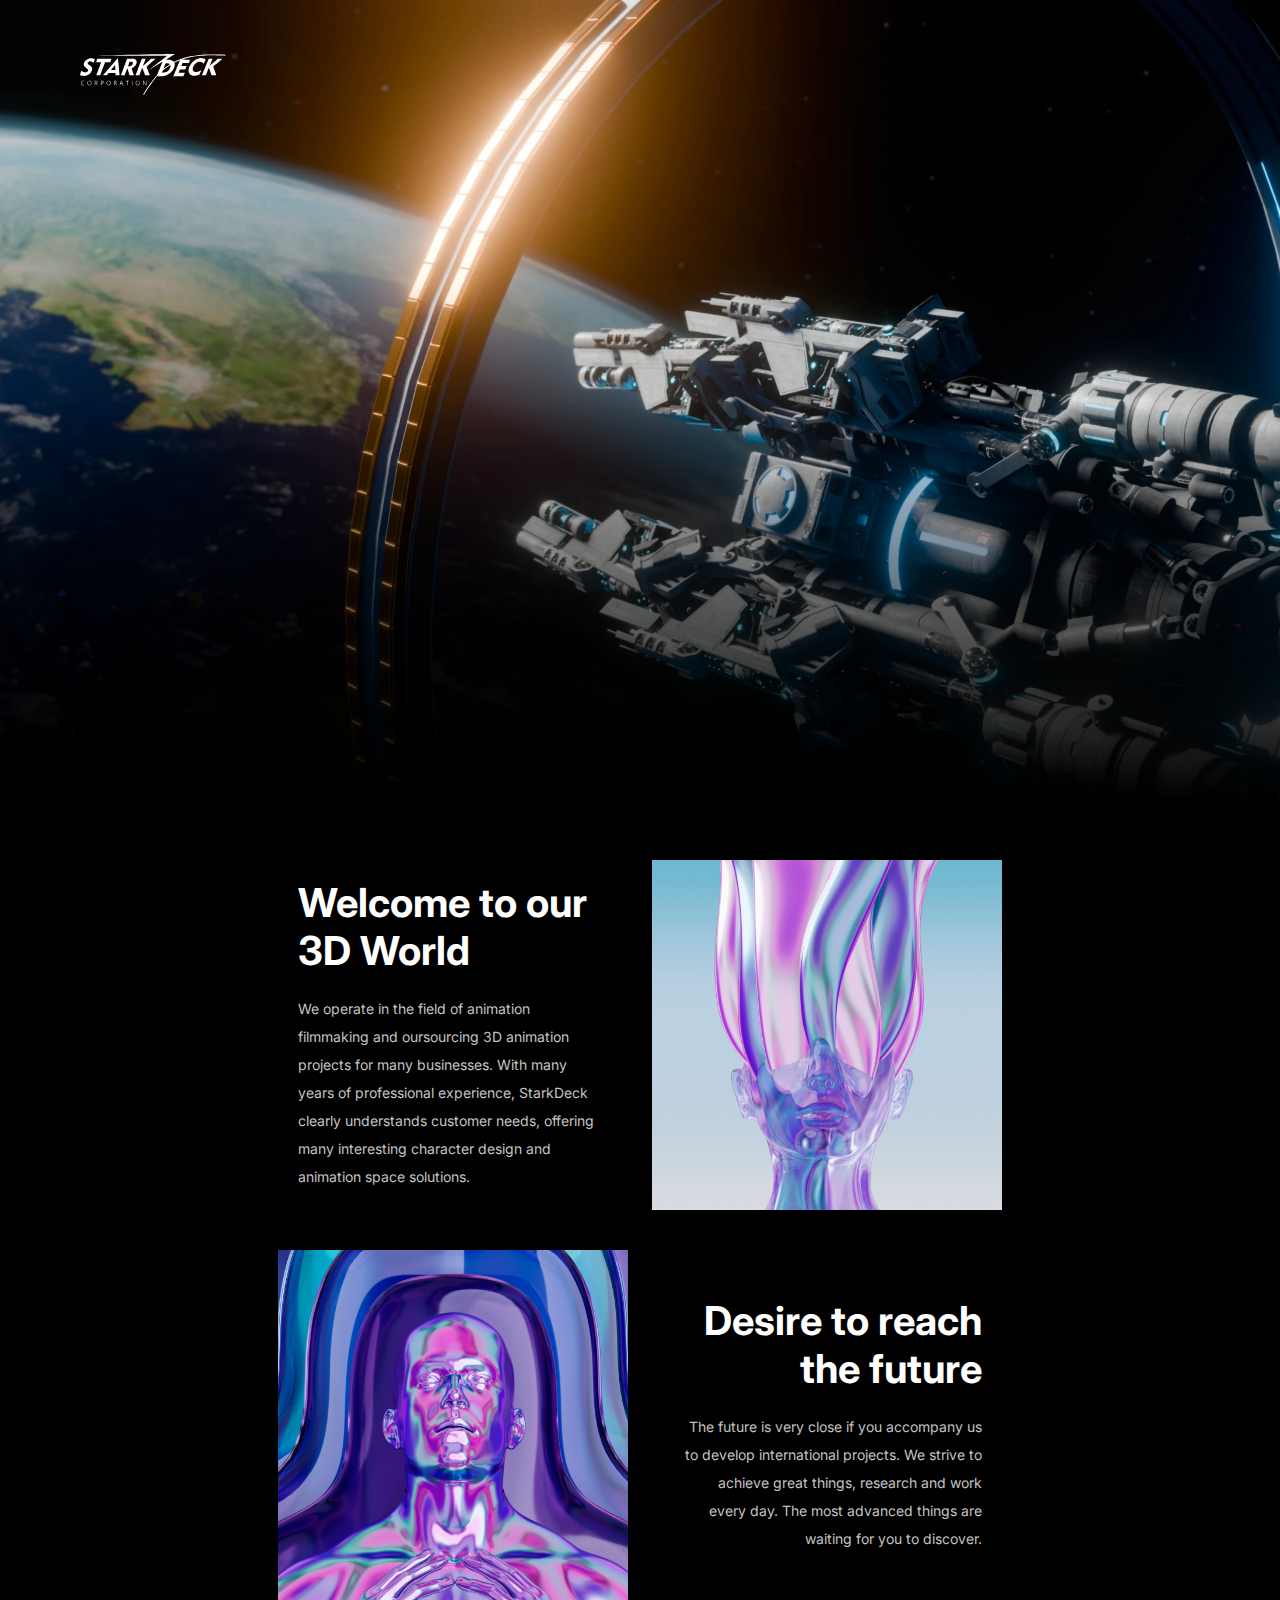
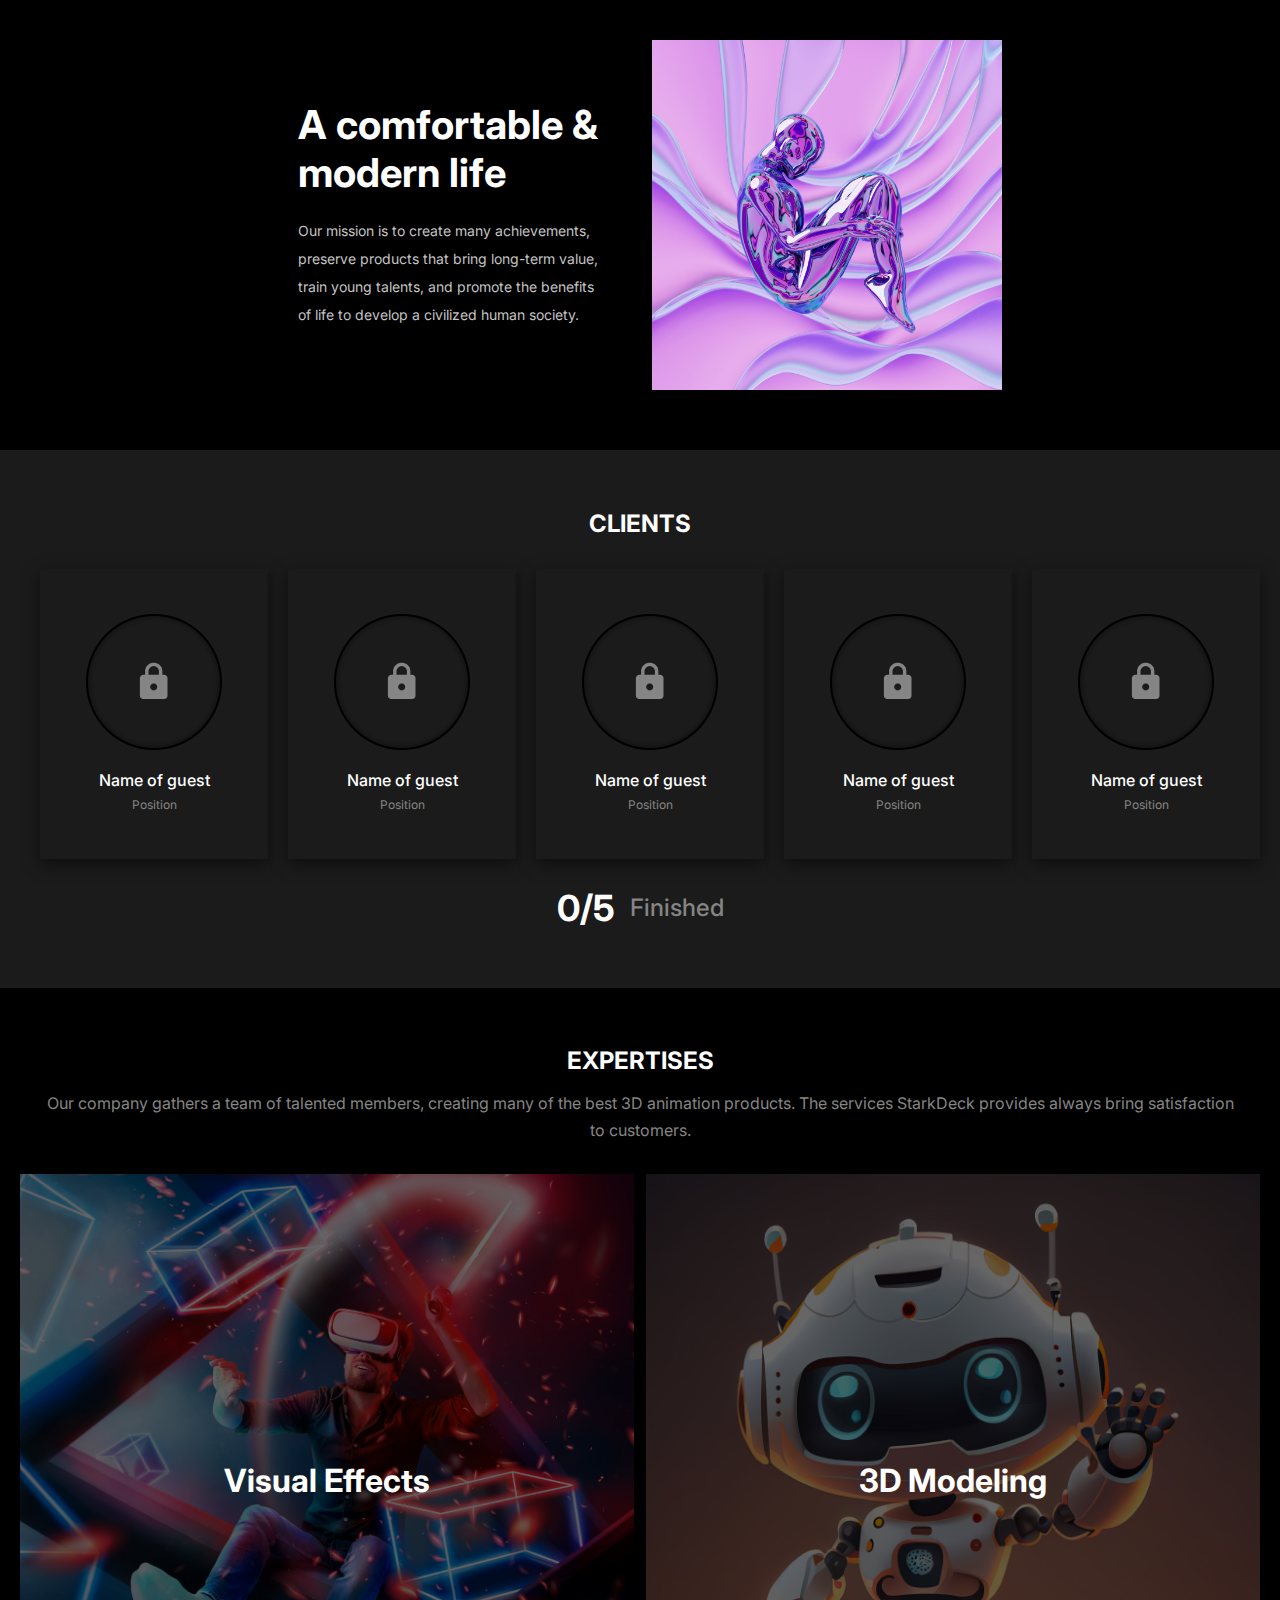
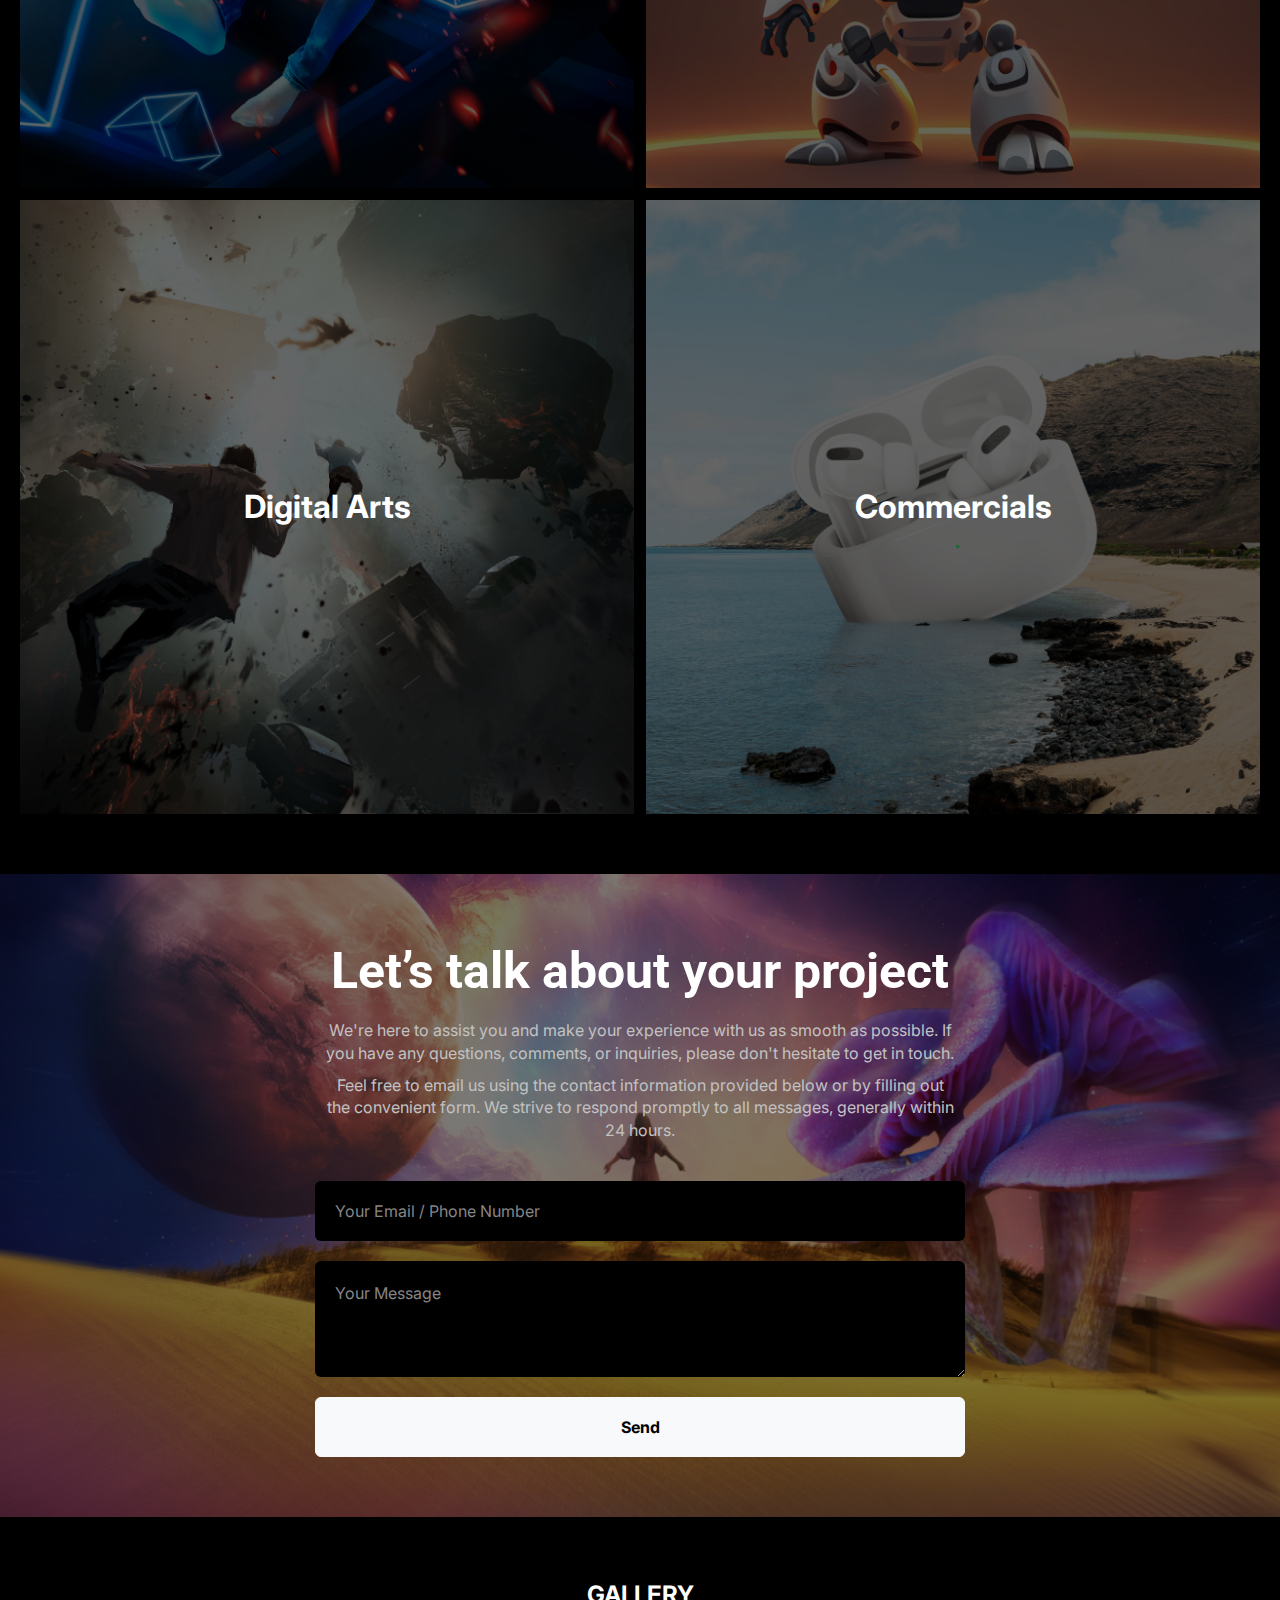
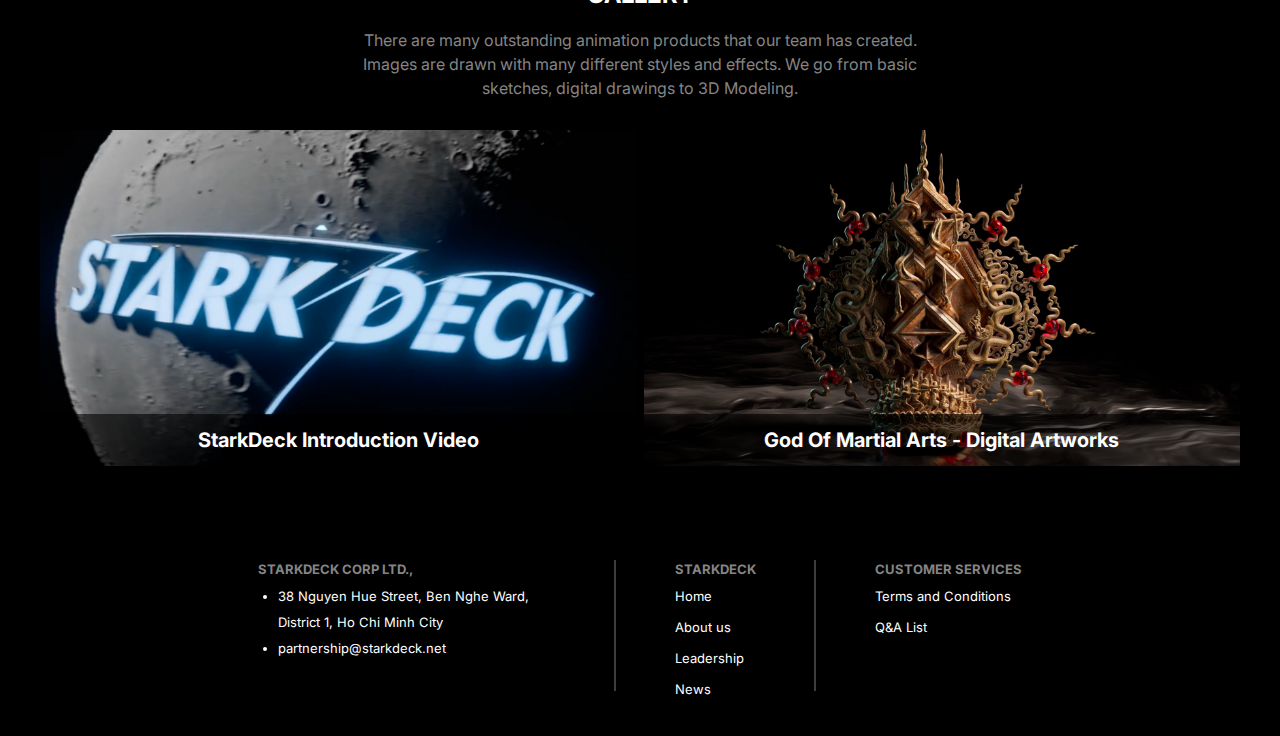
<file: index.html>
<!DOCTYPE html>
<html lang="en">
  <head>
    <title></title>
    <meta charset="UTF-8" />
    <meta name="viewport" content="width=device-width, initial-scale=1" />
    <!-- INTER FONT -->
    <link rel="preconnect" href="https://fonts.googleapis.com" />
    <link rel="preconnect" href="https://fonts.gstatic.com" crossorigin />
    <link
      href="https://fonts.googleapis.com/css2?family=Inter:wght@100..900&display=swap"
      rel="stylesheet"
    />
    <link
      href="https://fonts.googleapis.com/css2?family=Roboto:wght@400;500;700&display=swap"
      rel="stylesheet"
    />

    <!-- BOOSTRAP 5 -->
    <link
      href="https://cdn.jsdelivr.net/npm/bootstrap@5.3.3/dist/css/bootstrap.min.css"
      rel="stylesheet"
      integrity="sha384-QWTKZyjpPEjISv5WaRU9OFeRpok6YctnYmDr5pNlyT2bRjXh0JMhjY6hW+ALEwIH"
      crossorigin="anonymous"
    />
    <link href="css/global.css" rel="stylesheet" />
    <link href="css/home.css" rel="stylesheet" />
    <link href="css/footer.css" rel="stylesheet" />
  </head>

  <body>
    <!-- <div class="header-section bg-trans">
    <header class="header d-flex align-items-center justify-content-start">
      <a href="https://starkdeck.net/" class="d-flex align-items-center">
        <svg width="146" height="60" viewBox="0 0 146 60" fill="none" xmlns="http://www.w3.org/2000/svg"
          class="header-logo">
          <path
            d="M98.4771 32.7719H104.817C104.573 33.3938 104.347 33.9583 104.121 34.5324C103.914 35.03 103.717 35.5275 103.491 36.0251C103.444 36.1303 103.293 36.2451 103.19 36.2451C99.9352 36.2451 96.6711 36.2451 93.4164 36.2451C93.407 36.2451 93.3882 36.2356 93.3317 36.2069C95.5141 30.9156 97.687 25.6148 99.9164 20.2183C97.9786 20.9455 96.1819 21.7588 94.4041 22.6869C94.4982 23.0314 94.6016 23.3567 94.6675 23.6916C94.9403 25.0694 94.5828 26.3611 94.1125 27.6337C93.4446 29.4325 92.4005 30.9922 91.0271 32.2935C89.0329 34.188 86.7189 35.4893 84.0192 35.9868C82.9374 36.1877 81.818 36.2069 80.7175 36.2547C79.6922 36.293 78.6574 36.2834 77.6321 36.2547C77.2935 36.2547 77.0677 36.36 76.8608 36.6087C75.224 38.6276 73.5308 40.6083 71.9505 42.6846C69.0156 46.5406 66.4194 50.6262 63.9831 54.8267C63.9549 54.8841 63.9079 54.932 63.8514 55.0181C63.6068 54.8745 63.3811 54.7406 63.1083 54.5779C63.4752 53.9464 63.8232 53.3341 64.1901 52.7313C66.2219 49.3824 68.3384 46.1005 70.6524 42.9429C72.5619 40.3404 74.5844 37.8335 76.7291 35.4318C77.0583 35.0587 77.2464 34.5324 77.4534 34.054C79.0807 30.1406 80.6892 26.208 82.2978 22.2851C82.3542 22.1415 82.4013 21.998 82.3918 21.7779C77.6415 24.6867 72.9006 27.605 68.1502 30.5138C68.1314 30.4946 68.122 30.4755 68.1032 30.4563C74.3774 25.6244 80.6516 20.7924 86.9258 15.9604C86.9258 15.9222 86.907 15.8839 86.8976 15.836C63.2682 15.7308 39.6294 15.6255 16 15.5203C16 15.4724 16 15.4342 16 15.3863C16.7807 15.3863 17.5615 15.3863 18.3422 15.3863C20.7409 15.3576 23.1396 15.3194 25.5383 15.2811C28.2098 15.2332 30.8813 15.1758 33.5527 15.128C36.3653 15.0706 39.1779 15.0132 41.9999 14.9558C44.5679 14.9079 47.1359 14.8601 49.7039 14.8122C52.4412 14.7644 55.1785 14.707 57.9159 14.6496C60.5779 14.6017 63.2306 14.5443 65.8927 14.4965C68.724 14.4391 71.546 14.3817 74.3774 14.3243C76.9736 14.2764 79.5605 14.2286 82.1567 14.1712C85.0351 14.1138 87.9135 14.0468 90.7919 14.0085C92.2123 13.9894 93.6233 14.0085 95.0437 14.0085C92.0242 15.8647 88.9671 17.7401 85.9099 19.6251C85.9099 19.6538 85.9287 19.6825 85.9381 19.7016C86.7283 19.7016 87.509 19.6825 88.2992 19.7016C89.9736 19.759 91.6103 19.9791 93.0213 21.022C93.2847 21.2134 93.5293 21.443 93.7362 21.6918C93.9055 21.8832 94.0278 21.864 94.2348 21.7684C96.1255 20.9264 97.9974 20.0365 99.9164 19.271C103.275 17.9411 106.746 17.0034 110.292 16.3336C112.286 15.9604 114.28 15.6351 116.293 15.3768C118.269 15.128 120.244 14.9845 122.229 14.8027C125.578 14.5061 128.945 14.4678 132.303 14.4582C134.335 14.4582 136.367 14.4582 138.399 14.4965C140.675 14.5443 142.952 14.6496 145.228 14.7261C145.482 14.7261 145.585 14.8409 145.557 15.0897C145.529 15.3385 145.585 15.6447 145.172 15.6255C144.043 15.5681 142.905 15.5107 141.776 15.482C140.431 15.4437 139.095 15.4055 137.75 15.3863C135.285 15.3576 132.821 15.3194 130.356 15.3289C128.663 15.3289 126.97 15.3959 125.277 15.4724C123.668 15.549 122.05 15.6447 120.451 15.7882C117.046 16.0848 113.659 16.525 110.311 17.2043C107.498 17.7688 104.714 18.4865 101.995 19.4337C101.882 19.472 101.779 19.5198 101.675 19.6155C104.488 19.7399 107.301 19.6921 110.151 19.6921C109.991 20.0844 109.822 20.4766 109.662 20.8689C109.408 21.4813 109.154 22.0841 108.918 22.6965C108.815 22.9548 108.674 23.0409 108.392 23.0409C106.595 23.0218 104.789 23.0409 102.992 23.0218C102.635 23.0218 102.447 23.1271 102.324 23.4715C102.033 24.237 101.713 24.9833 101.403 25.7392C101.365 25.8349 101.337 25.9306 101.29 26.0837H106.567C106.529 26.2463 106.51 26.3611 106.473 26.4568C106.106 27.3562 105.72 28.2556 105.363 29.1646C105.269 29.4038 105.146 29.4708 104.902 29.4708C103.35 29.4612 101.798 29.4708 100.246 29.4612C99.9728 29.4612 99.8223 29.5378 99.7188 29.8057C99.3426 30.7625 98.9381 31.7194 98.5148 32.7623L98.4771 32.7719ZM90.3404 25.0216C90.1993 25.0886 90.0865 25.146 89.983 25.2129C87.9323 26.5238 85.9852 27.9782 84.1039 29.5282C83.1726 30.2937 82.2507 31.0591 81.9403 32.3126C81.9403 32.3413 81.9121 32.3604 81.9027 32.3796C81.8745 32.4753 81.8557 32.5709 81.818 32.7719C82.6458 32.7049 83.4172 32.6953 84.1697 32.5709C87.2833 32.0447 89.3621 30.2554 90.3404 27.184C90.5568 26.4951 90.6414 25.7775 90.3404 25.0216ZM89.8325 24.1413C89.6067 23.9882 89.3904 23.816 89.1552 23.6916C88.1017 23.1558 86.9729 23.1653 85.8347 23.2036C85.75 23.2036 85.6371 23.3567 85.5901 23.4619C85.3549 23.9691 85.1198 24.4858 84.9034 25.012C84.4143 26.2176 83.9345 27.4232 83.4548 28.6288C83.4266 28.6958 83.4172 28.7723 83.3984 28.8297C85.5243 27.2797 87.6313 25.7392 89.8137 24.1413H89.8325Z"
            fill="white" />
          <path
            d="M142.431 18.7776C141.905 19.2273 141.387 19.6771 140.861 20.1268C140.023 20.8252 139.177 21.5237 138.34 22.2222C137.201 23.179 136.063 24.1359 134.925 25.1023C134.436 25.5137 133.947 25.9251 133.448 26.327C133.232 26.4992 133.251 26.6715 133.335 26.9107C134.304 29.628 135.254 32.3454 136.214 35.0724C136.223 35.1107 136.214 35.1489 136.232 35.2446H134.963C133.956 35.2446 132.959 35.2351 131.952 35.2446C131.68 35.2446 131.576 35.1489 131.492 34.9002C130.692 32.5751 129.883 30.2596 129.074 27.9345C129.046 27.8484 128.999 27.7622 128.933 27.5996C128.764 27.9919 128.613 28.3076 128.481 28.6425C127.625 30.7188 126.769 32.8047 125.932 34.881C125.829 35.1298 125.706 35.2542 125.415 35.2446C124.371 35.2255 123.327 35.2446 122.282 35.2446C122.198 35.2446 122.113 35.2351 121.981 35.2159C122.273 34.4983 122.536 33.7998 122.819 33.1109C124.089 30.0203 125.368 26.9394 126.647 23.8488C127.324 22.2126 128.002 20.5669 128.679 18.9307C128.717 18.8351 128.839 18.7202 128.933 18.7202C130.081 18.7011 131.228 18.7011 132.376 18.7011C132.413 18.7011 132.442 18.7298 132.545 18.7776C131.604 21.074 130.654 23.3704 129.714 25.6764C129.742 25.7051 129.77 25.7242 129.798 25.7529C130.081 25.5233 130.372 25.3032 130.645 25.064C131.586 24.2507 132.517 23.4278 133.458 22.6145C134.417 21.7821 135.386 20.9688 136.345 20.1363C136.778 19.7632 137.22 19.39 137.643 18.9977C137.879 18.7872 138.114 18.6628 138.443 18.6724C139.769 18.682 141.096 18.6724 142.422 18.6724C142.431 18.7107 142.441 18.7394 142.45 18.7776H142.431Z"
            fill="white" />
          <path
            d="M63.0207 25.8856C63.2841 25.6655 63.5569 25.455 63.8203 25.2254C64.7704 24.3834 65.711 23.5222 66.6517 22.6802C67.5735 21.8478 68.5048 21.0249 69.436 20.202C69.9064 19.781 70.3767 19.3696 70.8564 18.9582C70.9411 18.8912 71.0634 18.8242 71.1669 18.8242C72.5967 18.8242 74.0265 18.8242 75.5503 18.8242C72.4932 21.4746 69.4925 24.0676 66.4918 26.6702C67.6017 29.5502 68.7117 32.4207 69.8405 35.339C68.3166 35.339 66.8492 35.339 65.3912 35.3295C65.2783 35.3295 65.1278 35.1572 65.0714 35.0233C64.1589 32.6791 63.2653 30.3253 62.3623 27.981C62.3434 27.9236 62.3152 27.8662 62.2494 27.7131C62.0236 28.3064 61.8261 28.8135 61.6285 29.3206C60.9136 31.2247 60.1893 33.1288 59.4744 35.0424C59.3992 35.2338 59.3239 35.3582 59.0982 35.3582C57.9412 35.3486 56.7841 35.3582 55.5613 35.3582C55.8435 34.6118 56.1069 33.9038 56.3702 33.1957C57.7718 29.4737 59.164 25.7516 60.5656 22.0392C60.923 21.0823 61.2805 20.1159 61.6568 19.1687C61.7132 19.0347 61.8919 18.8625 62.0142 18.8529C63.1242 18.8338 64.2342 18.8434 65.3347 18.8434C65.4006 18.8434 65.457 18.8625 65.5605 18.8816C64.6857 21.2259 63.8109 23.5414 62.9361 25.8569C62.9643 25.876 62.9925 25.8952 63.0207 25.9143V25.8856Z"
            fill="white" />
          <path
            d="M40.8776 35.333C41.0939 34.7493 41.2915 34.2135 41.489 33.6777C42.6742 30.5297 43.8501 27.3722 45.0353 24.2242C45.6843 22.5019 46.3428 20.7892 46.9825 19.0669C47.0577 18.866 47.1518 18.8086 47.3493 18.8086C49.2024 18.8277 51.0555 18.8086 52.8992 18.866C53.9998 18.9043 55.0816 19.1435 55.8999 19.9759C56.6713 20.751 56.8594 21.7269 56.643 22.7603C56.1633 25.0567 54.7335 26.6067 52.7675 27.7071C52.5324 27.841 52.2972 28.0037 52.0338 28.0707C51.6858 28.1664 51.6575 28.3386 51.761 28.6448C52.2972 30.2809 52.824 31.9267 53.3507 33.5724C53.5389 34.1465 53.7176 34.7206 53.9151 35.333C52.7581 35.333 51.6387 35.333 50.5193 35.333C49.4658 35.333 49.494 35.333 49.2024 34.2996C48.7227 32.5869 48.2053 30.8933 47.7068 29.1902C47.6409 28.9701 47.5657 28.8648 47.3211 28.8553C47.0671 28.8457 46.9731 28.9701 46.9072 29.1615C46.4745 30.3192 46.0324 31.477 45.5997 32.6347C45.2893 33.4576 44.9883 34.29 44.6684 35.1129C44.6308 35.2086 44.4897 35.3138 44.405 35.3138C43.248 35.3234 42.091 35.3138 40.8682 35.3138L40.8776 35.333ZM47.9702 26.4345C48.7039 26.3867 49.3623 26.4058 49.9926 26.3005C51.5447 26.0422 52.6264 24.9323 52.918 23.3727C53.0309 22.7794 52.7581 22.1958 52.1843 22.0714C51.4694 21.9087 50.7263 21.8704 49.9926 21.7748C49.7574 21.7461 49.6539 21.8896 49.5787 22.0905C49.2777 22.9229 48.9578 23.7362 48.6474 24.5687C48.4311 25.1524 48.2147 25.7456 47.9702 26.4345Z"
            fill="white" />
          <path
            d="M121.539 29.9934C120.9 31.3712 120.251 32.7586 119.602 34.1364C119.545 34.2512 119.423 34.3661 119.31 34.4235C118.134 34.9784 116.921 35.4473 115.632 35.6291C114.531 35.7822 113.431 35.83 112.34 35.5621C110.374 35.0837 109.066 33.8589 108.615 31.8496C108.285 30.3857 108.539 28.9409 109.047 27.5343C109.866 25.2762 111.192 23.3626 112.932 21.7551C114.795 20.0424 116.949 18.8176 119.432 18.301C121.088 17.9565 122.743 17.9661 124.314 18.7124C124.738 18.9133 125.114 19.2195 125.49 19.5066C125.565 19.564 125.622 19.7745 125.575 19.8606C124.926 21.181 124.258 22.4919 123.628 23.7262C123.148 23.2477 122.715 22.6928 122.179 22.3005C121.21 21.602 120.081 21.5733 118.962 21.7934C117.438 22.09 116.149 22.8842 115.077 23.9941C113.779 25.3432 112.904 26.9411 112.688 28.8356C112.509 30.3761 113.318 31.7348 115.105 31.9549C116.836 32.1654 118.379 31.62 119.893 30.8832C120.458 30.6057 120.994 30.2804 121.549 29.9742L121.539 29.9934Z"
            fill="white" />
          <path
            d="M22.9769 35.3297C27.9154 29.6079 32.7974 23.9531 37.6889 18.3078C37.7265 18.2695 37.83 18.2791 37.9146 18.2695C38.0557 19.7335 38.1874 21.1783 38.3285 22.6231C38.4978 24.3262 38.6954 26.039 38.8647 27.7421C39.0058 29.1773 39.1187 30.603 39.2598 32.0383C39.3538 32.9855 39.4573 33.9232 39.5702 34.8705C39.6078 35.1958 39.542 35.3489 39.1657 35.3393C38.0934 35.3202 37.0304 35.3297 35.9581 35.3393C35.6947 35.3393 35.5536 35.2915 35.5442 34.9757C35.5442 34.4112 35.4877 33.8371 35.4595 33.2726C35.4501 33.0142 35.3654 32.909 35.0832 32.909C33.1267 32.909 31.1701 32.909 29.2135 32.8898C28.8655 32.8898 28.6491 33.0716 28.4516 33.3204C27.9436 33.9519 27.4357 34.5834 26.9183 35.2149C26.8619 35.2819 26.7396 35.3202 26.6455 35.3202C25.4509 35.3202 24.2562 35.3202 22.9675 35.3202L22.9769 35.3297ZM35.1585 25.0152C35.1585 25.0152 35.0926 24.9769 35.055 24.9577C33.7099 26.6513 32.3647 28.3449 30.9631 30.115C32.4118 30.115 33.7381 30.115 35.055 30.1055C35.1397 30.1055 35.2808 29.9141 35.2902 29.8089C35.309 29.5505 35.262 29.2826 35.262 29.0147C35.2243 27.6847 35.1867 26.3451 35.1491 25.0152H35.1585Z"
            fill="white" />
          <path
            d="M14.9156 19.0859C14.4358 20.3585 13.9561 21.6024 13.4763 22.8749C13.006 22.5688 12.5921 22.2626 12.1406 22.0138C11.0682 21.4206 9.93945 21.124 8.74481 21.6406C8.25567 21.8511 7.91703 22.2243 7.73831 22.7314C7.55017 23.2577 7.71009 23.8031 8.1616 24.1284C8.89532 24.6642 9.66666 25.1618 10.3722 25.7359C10.8707 26.1473 11.341 26.6161 11.7361 27.1328C12.4416 28.0514 12.3758 29.1039 12.0277 30.1468C11.6515 31.2759 11.0682 32.271 10.2687 33.1417C9.30921 34.1751 8.1616 34.9118 6.85409 35.3998C5.67826 35.8399 4.43659 35.993 3.21373 35.8495C2.20722 35.7347 1.21953 35.4094 0.222425 35.1797C-0.0315531 35.1223 -0.0315531 34.9979 0.0436998 34.7779C0.457591 33.4479 0.852668 32.1083 1.26656 30.7401C1.57698 30.9506 1.87799 31.1515 2.16959 31.3524C2.8845 31.8595 3.65584 32.2518 4.52125 32.338C5.70648 32.4528 6.86349 32.3571 7.7289 31.3429C8.3027 30.6635 8.31211 29.8789 7.66305 29.2665C7.07984 28.7212 6.42138 28.2714 5.82876 27.7452C5.28318 27.2668 4.69997 26.7979 4.28608 26.2143C3.56177 25.1809 3.65584 24.004 4.07914 22.8749C4.8787 20.7508 6.4496 19.4591 8.50965 18.6936C10.692 17.8803 12.7991 18.2343 14.9061 19.0763L14.9156 19.0859Z"
            fill="white" />
          <path
            d="M16.2701 35.331C17.9162 30.9583 19.5436 26.6334 21.1991 22.2416H16.0349C16.2325 21.7058 16.3924 21.2274 16.5711 20.7585C16.778 20.2036 16.9756 19.6486 17.2107 19.1032C17.2672 18.9788 17.4365 18.8353 17.5588 18.8353C22.1586 18.8257 26.7679 18.8257 31.3677 18.8353C31.3959 18.8353 31.4147 18.8544 31.49 18.8736C31.3018 19.3711 31.1137 19.8687 30.9256 20.3758C30.728 20.902 30.5211 21.4379 30.333 21.9737C30.2577 22.1842 30.1542 22.2512 29.9379 22.2512C28.5081 22.2416 27.0689 22.2512 25.6391 22.232C25.2252 22.232 25.0088 22.3564 24.8677 22.7583C23.9835 25.1599 23.0711 27.5616 22.1774 29.9536C21.5472 31.6472 20.9075 33.3312 20.2773 35.0248C20.1832 35.2736 20.0609 35.3693 19.7976 35.3597C18.6499 35.3406 17.5023 35.3597 16.2889 35.3597L16.2701 35.331Z"
            fill="white" />
          <path
            d="M66.4825 45.2338C66.0592 45.406 65.8805 45.1381 65.7017 44.8415C65.0056 43.7124 64.3002 42.5834 63.5947 41.4543C63.5853 41.4352 63.557 41.4161 63.4818 41.3491V45.2434C63.3125 45.2529 63.1902 45.2625 63.0491 45.2721V40.8228C63.4347 40.6984 63.6981 40.7846 63.9145 41.1577C64.5353 42.2198 65.1844 43.2532 65.824 44.2961C65.8899 44.4014 65.9651 44.5066 66.1062 44.5832C66.1062 44.4875 66.125 44.3918 66.125 44.2961C66.125 43.234 66.125 42.172 66.125 41.1099C66.125 40.9951 66.2379 40.8898 66.2944 40.7846C66.3602 40.8802 66.4919 40.9759 66.4919 41.0812C66.5107 42.392 66.5013 43.7029 66.5013 45.0233C66.5013 45.0998 66.4731 45.1764 66.4637 45.2338H66.4825Z"
            fill="white" />
          <path
            d="M55.6743 43.0328C55.599 41.7029 56.3704 40.8704 57.217 40.7365C58.8819 40.459 59.7567 41.4924 59.7285 43.0328C59.7191 43.7409 59.5498 44.4107 58.976 44.8795C58.3175 45.4153 57.5556 45.4728 56.8125 45.1474C56.0599 44.8221 55.7119 44.181 55.6743 43.3582C55.6743 43.2529 55.6743 43.1477 55.6743 43.0424V43.0328ZM59.277 43.0137C59.277 42.8798 59.277 42.7458 59.277 42.6118C59.2206 41.789 58.6844 41.1766 57.9131 41.0618C57.2076 40.9565 56.4927 41.3871 56.2575 42.1526C56.1352 42.5353 56.0882 42.9563 56.1164 43.3582C56.201 44.5638 57.311 45.2814 58.3458 44.8125C59.1077 44.4681 59.3052 43.7887 59.277 43.0041V43.0137Z"
            fill="white" />
          <path
            d="M11.4351 42.9863C11.4539 43.7996 11.2375 44.5268 10.5414 44.9861C9.59136 45.6176 7.83232 45.4645 7.43724 43.7613C7.2397 42.9193 7.32436 42.0965 7.86054 41.3884C8.3779 40.6995 9.21509 40.5368 10.1275 40.7856C10.8612 40.9865 11.3598 41.7137 11.4162 42.5462C11.4256 42.6897 11.4256 42.8332 11.4351 42.9863ZM7.81351 43.0054C7.81351 43.1203 7.81351 43.2447 7.81351 43.3595C7.86995 44.1345 8.42494 44.8138 9.09281 44.9191C9.82652 45.0435 10.532 44.7086 10.8048 44.0388C11.0964 43.3212 11.1058 42.594 10.7672 41.886C10.3063 40.9291 9.01755 40.7473 8.30265 41.5415C7.93579 41.9529 7.77588 42.4409 7.81351 42.9959V43.0054Z"
            fill="white" />
          <path
            d="M30.5868 42.9771C30.5868 43.8096 30.3893 44.575 29.6368 45.0247C28.508 45.6945 26.636 45.3501 26.5044 43.2546C26.4573 42.4796 26.6078 41.7333 27.2098 41.1879C27.8683 40.5946 28.6585 40.5468 29.4392 40.8721C30.22 41.1974 30.5304 41.8864 30.5868 42.7092C30.5868 42.8049 30.5868 42.891 30.5868 42.9867V42.9771ZM30.2011 43.0154C30.1447 42.7379 30.1071 42.4509 30.0318 42.1734C29.8343 41.5132 29.3451 41.1113 28.7055 41.0635C28.0564 41.0156 27.4732 41.3505 27.1722 41.9438C26.9088 42.4605 26.9088 43.0058 26.9935 43.5608C27.097 44.2689 27.7084 44.8812 28.3198 44.9291C29.204 44.996 29.7967 44.6133 30.0412 43.7904C30.1165 43.5417 30.1447 43.2738 30.1917 43.0058L30.2011 43.0154Z"
            fill="white" />
          <path
            d="M17.8316 45.2338C17.4741 45.3294 17.2766 45.2338 17.1355 44.9563C16.9568 44.5927 16.7404 44.2482 16.5241 43.8942C16.2889 43.521 15.9973 43.2531 15.5081 43.2818C15.2542 43.2914 15.1601 43.3775 15.1695 43.6359C15.1789 44.1621 15.1695 44.6884 15.1695 45.2433H14.7556C14.7556 43.8177 14.7556 42.4111 14.765 41.0142C14.765 40.9376 14.9061 40.7941 14.9908 40.7941C15.4611 40.775 15.9314 40.7654 16.3924 40.8037C16.8909 40.8419 17.2296 41.2151 17.333 41.7605C17.4177 42.2006 17.1731 42.7269 16.7969 42.9565C16.6746 43.0235 16.5429 43.0905 16.4582 43.1287C16.9191 43.8368 17.3612 44.5257 17.8222 45.2433L17.8316 45.2338ZM15.1695 42.0093C15.1695 42.0093 15.1413 42.0093 15.1225 42.0093C15.1695 42.2963 15.1507 42.7843 15.2918 42.8417C15.5834 42.9565 15.9691 42.8608 16.3171 42.8321C16.4018 42.8321 16.4864 42.7556 16.5523 42.7077C16.9662 42.4016 17.0038 41.6361 16.6181 41.349C16.223 41.0524 15.7433 41.0811 15.3106 41.196C15.2071 41.2247 15.2165 41.7031 15.1695 41.9806C15.1695 41.9901 15.1695 42.0093 15.1695 42.0188V42.0093Z"
            fill="white" />
          <path
            d="M35.6195 43.1199C36.0804 43.8375 36.5225 44.5168 36.974 45.2153C36.626 45.3397 36.4284 45.2536 36.2779 44.957C36.0804 44.5647 35.8546 44.2011 35.6289 43.8279C35.4125 43.4834 35.1209 43.2729 34.6976 43.2825C34.4342 43.2825 34.3308 43.3686 34.3402 43.6461C34.359 44.1628 34.3402 44.6795 34.3402 45.2344C34.2085 45.2536 34.0862 45.2631 33.9263 45.2823C33.9263 44.7943 33.9263 44.3446 33.9263 43.9045C33.9263 42.9763 33.9263 42.0482 33.9263 41.1201C33.9263 40.8617 34.0015 40.7565 34.2555 40.7756C34.6224 40.7948 34.9892 40.7756 35.3467 40.7948C35.9299 40.8139 36.3344 41.1105 36.4472 41.5698C36.5977 42.2109 36.3814 42.718 35.8452 43.0242C35.7606 43.072 35.6665 43.1199 35.6195 43.139V43.1199ZM34.3402 42.0099C34.3402 42.9763 34.4624 43.0912 35.2808 42.8902C35.817 42.7563 36.1086 42.3448 36.0428 41.8186C35.9769 41.3115 35.5066 41.0722 34.66 41.1392C34.0486 41.1871 34.4719 41.675 34.3496 41.9334C34.3402 41.9525 34.3496 41.9812 34.3496 42.0099H34.3402Z"
            fill="white" />
          <path
            d="M43.3517 45.2153C43.013 45.3588 42.8813 45.2344 42.7778 44.9378C42.4298 43.9331 42.4204 43.9331 41.3763 43.9427C40.2851 43.9427 40.5391 43.7992 40.1628 44.8517C40.0029 45.3014 40.0123 45.3014 39.5608 45.2248C40.0782 43.8183 40.5955 42.4118 41.1317 41.0052C41.1693 40.9 41.3386 40.7852 41.4327 40.7852C41.555 40.7852 41.7243 40.9 41.7713 41.0052C42.3075 42.3926 42.8249 43.78 43.3517 45.2057V45.2153ZM41.4421 41.2062C41.1599 42.029 40.8965 42.7658 40.6331 43.5504H42.2793C42.0065 42.7658 41.7431 42.029 41.4421 41.2062Z"
            fill="white" />
          <path
            d="M21.3494 45.252H20.9355C20.9355 45.0702 20.9355 44.9171 20.9355 44.764C20.9355 43.5584 20.9355 42.3528 20.9355 41.1472C20.9355 40.8697 21.0108 40.7645 21.293 40.774C21.6222 40.7932 21.9421 40.774 22.2713 40.7932C23.0332 40.8219 23.4471 41.2142 23.5506 41.9701C23.6352 42.592 23.1837 43.2809 22.5441 43.434C22.1772 43.5201 21.801 43.5297 21.3683 43.5775C21.3683 43.8359 21.3683 44.1229 21.3683 44.41C21.3683 44.697 21.3683 44.9649 21.3683 45.2615L21.3494 45.252ZM21.3494 43.0991C21.6504 43.0991 21.9044 43.0991 22.1584 43.0991C22.6381 43.08 23.005 42.7547 23.0614 42.3241C23.1367 41.6926 22.9203 41.3194 22.3654 41.1855C22.1396 41.1281 21.9044 41.1472 21.6693 41.1281C21.4435 41.1089 21.34 41.195 21.3494 41.4438C21.3588 41.9701 21.3494 42.4963 21.3494 43.0991Z"
            fill="white" />
          <path
            d="M4.25767 41.265C3.34523 40.9397 2.50804 40.9397 1.89661 41.7913C1.40747 42.4706 1.40747 43.6284 1.8778 44.2599C2.52686 45.1497 3.38286 45.0254 4.26708 44.7192C4.35174 44.9584 4.2953 45.1115 4.05073 45.1784C3.26998 45.3698 2.48923 45.4464 1.83077 44.8818C1.1629 44.3173 1.01239 43.5327 1.11586 42.6907C1.23815 41.7339 1.70848 41.0354 2.63974 40.7962C3.06303 40.6814 3.54277 40.7388 3.98488 40.7579C4.26708 40.7579 4.36115 40.9493 4.25767 41.265Z"
            fill="white" />
          <path
            d="M47.4905 45.2733C47.3306 45.2733 47.2177 45.2637 47.0672 45.2541V41.1589H45.8726C45.7691 40.8814 45.835 40.7762 46.0889 40.7858C46.8791 40.7858 47.6787 40.7858 48.4688 40.7858C48.5629 40.7858 48.6663 40.891 48.7604 40.958C48.6663 41.0154 48.5723 41.0824 48.4782 41.1398C48.4782 41.1398 48.45 41.1398 48.4406 41.1398C47.8072 41.1589 47.4905 41.5002 47.4905 42.1636C47.4905 43.1778 47.4905 44.2016 47.4905 45.2733Z"
            fill="white" />
          <path d="M52.3161 45.2631H51.9492V40.8234C52.0527 40.8234 52.175 40.8043 52.3161 40.7852V45.2631Z"
            fill="white" />
        </svg>
      </a>
    </header>
  </div> -->

    <section id="banner" class="banner">
      <header class="header">
        <a href="https://starkdeck.net/" class="d-flex align-items-center">
          <svg
            width="146"
            height="60"
            viewBox="0 0 146 60"
            fill="none"
            xmlns="http://www.w3.org/2000/svg"
            class="header-logo"
          >
            <path
              d="M98.4771 32.7719H104.817C104.573 33.3938 104.347 33.9583 104.121 34.5324C103.914 35.03 103.717 35.5275 103.491 36.0251C103.444 36.1303 103.293 36.2451 103.19 36.2451C99.9352 36.2451 96.6711 36.2451 93.4164 36.2451C93.407 36.2451 93.3882 36.2356 93.3317 36.2069C95.5141 30.9156 97.687 25.6148 99.9164 20.2183C97.9786 20.9455 96.1819 21.7588 94.4041 22.6869C94.4982 23.0314 94.6016 23.3567 94.6675 23.6916C94.9403 25.0694 94.5828 26.3611 94.1125 27.6337C93.4446 29.4325 92.4005 30.9922 91.0271 32.2935C89.0329 34.188 86.7189 35.4893 84.0192 35.9868C82.9374 36.1877 81.818 36.2069 80.7175 36.2547C79.6922 36.293 78.6574 36.2834 77.6321 36.2547C77.2935 36.2547 77.0677 36.36 76.8608 36.6087C75.224 38.6276 73.5308 40.6083 71.9505 42.6846C69.0156 46.5406 66.4194 50.6262 63.9831 54.8267C63.9549 54.8841 63.9079 54.932 63.8514 55.0181C63.6068 54.8745 63.3811 54.7406 63.1083 54.5779C63.4752 53.9464 63.8232 53.3341 64.1901 52.7313C66.2219 49.3824 68.3384 46.1005 70.6524 42.9429C72.5619 40.3404 74.5844 37.8335 76.7291 35.4318C77.0583 35.0587 77.2464 34.5324 77.4534 34.054C79.0807 30.1406 80.6892 26.208 82.2978 22.2851C82.3542 22.1415 82.4013 21.998 82.3918 21.7779C77.6415 24.6867 72.9006 27.605 68.1502 30.5138C68.1314 30.4946 68.122 30.4755 68.1032 30.4563C74.3774 25.6244 80.6516 20.7924 86.9258 15.9604C86.9258 15.9222 86.907 15.8839 86.8976 15.836C63.2682 15.7308 39.6294 15.6255 16 15.5203C16 15.4724 16 15.4342 16 15.3863C16.7807 15.3863 17.5615 15.3863 18.3422 15.3863C20.7409 15.3576 23.1396 15.3194 25.5383 15.2811C28.2098 15.2332 30.8813 15.1758 33.5527 15.128C36.3653 15.0706 39.1779 15.0132 41.9999 14.9558C44.5679 14.9079 47.1359 14.8601 49.7039 14.8122C52.4412 14.7644 55.1785 14.707 57.9159 14.6496C60.5779 14.6017 63.2306 14.5443 65.8927 14.4965C68.724 14.4391 71.546 14.3817 74.3774 14.3243C76.9736 14.2764 79.5605 14.2286 82.1567 14.1712C85.0351 14.1138 87.9135 14.0468 90.7919 14.0085C92.2123 13.9894 93.6233 14.0085 95.0437 14.0085C92.0242 15.8647 88.9671 17.7401 85.9099 19.6251C85.9099 19.6538 85.9287 19.6825 85.9381 19.7016C86.7283 19.7016 87.509 19.6825 88.2992 19.7016C89.9736 19.759 91.6103 19.9791 93.0213 21.022C93.2847 21.2134 93.5293 21.443 93.7362 21.6918C93.9055 21.8832 94.0278 21.864 94.2348 21.7684C96.1255 20.9264 97.9974 20.0365 99.9164 19.271C103.275 17.9411 106.746 17.0034 110.292 16.3336C112.286 15.9604 114.28 15.6351 116.293 15.3768C118.269 15.128 120.244 14.9845 122.229 14.8027C125.578 14.5061 128.945 14.4678 132.303 14.4582C134.335 14.4582 136.367 14.4582 138.399 14.4965C140.675 14.5443 142.952 14.6496 145.228 14.7261C145.482 14.7261 145.585 14.8409 145.557 15.0897C145.529 15.3385 145.585 15.6447 145.172 15.6255C144.043 15.5681 142.905 15.5107 141.776 15.482C140.431 15.4437 139.095 15.4055 137.75 15.3863C135.285 15.3576 132.821 15.3194 130.356 15.3289C128.663 15.3289 126.97 15.3959 125.277 15.4724C123.668 15.549 122.05 15.6447 120.451 15.7882C117.046 16.0848 113.659 16.525 110.311 17.2043C107.498 17.7688 104.714 18.4865 101.995 19.4337C101.882 19.472 101.779 19.5198 101.675 19.6155C104.488 19.7399 107.301 19.6921 110.151 19.6921C109.991 20.0844 109.822 20.4766 109.662 20.8689C109.408 21.4813 109.154 22.0841 108.918 22.6965C108.815 22.9548 108.674 23.0409 108.392 23.0409C106.595 23.0218 104.789 23.0409 102.992 23.0218C102.635 23.0218 102.447 23.1271 102.324 23.4715C102.033 24.237 101.713 24.9833 101.403 25.7392C101.365 25.8349 101.337 25.9306 101.29 26.0837H106.567C106.529 26.2463 106.51 26.3611 106.473 26.4568C106.106 27.3562 105.72 28.2556 105.363 29.1646C105.269 29.4038 105.146 29.4708 104.902 29.4708C103.35 29.4612 101.798 29.4708 100.246 29.4612C99.9728 29.4612 99.8223 29.5378 99.7188 29.8057C99.3426 30.7625 98.9381 31.7194 98.5148 32.7623L98.4771 32.7719ZM90.3404 25.0216C90.1993 25.0886 90.0865 25.146 89.983 25.2129C87.9323 26.5238 85.9852 27.9782 84.1039 29.5282C83.1726 30.2937 82.2507 31.0591 81.9403 32.3126C81.9403 32.3413 81.9121 32.3604 81.9027 32.3796C81.8745 32.4753 81.8557 32.5709 81.818 32.7719C82.6458 32.7049 83.4172 32.6953 84.1697 32.5709C87.2833 32.0447 89.3621 30.2554 90.3404 27.184C90.5568 26.4951 90.6414 25.7775 90.3404 25.0216ZM89.8325 24.1413C89.6067 23.9882 89.3904 23.816 89.1552 23.6916C88.1017 23.1558 86.9729 23.1653 85.8347 23.2036C85.75 23.2036 85.6371 23.3567 85.5901 23.4619C85.3549 23.9691 85.1198 24.4858 84.9034 25.012C84.4143 26.2176 83.9345 27.4232 83.4548 28.6288C83.4266 28.6958 83.4172 28.7723 83.3984 28.8297C85.5243 27.2797 87.6313 25.7392 89.8137 24.1413H89.8325Z"
              fill="white"
            />
            <path
              d="M142.431 18.7776C141.905 19.2273 141.387 19.6771 140.861 20.1268C140.023 20.8252 139.177 21.5237 138.34 22.2222C137.201 23.179 136.063 24.1359 134.925 25.1023C134.436 25.5137 133.947 25.9251 133.448 26.327C133.232 26.4992 133.251 26.6715 133.335 26.9107C134.304 29.628 135.254 32.3454 136.214 35.0724C136.223 35.1107 136.214 35.1489 136.232 35.2446H134.963C133.956 35.2446 132.959 35.2351 131.952 35.2446C131.68 35.2446 131.576 35.1489 131.492 34.9002C130.692 32.5751 129.883 30.2596 129.074 27.9345C129.046 27.8484 128.999 27.7622 128.933 27.5996C128.764 27.9919 128.613 28.3076 128.481 28.6425C127.625 30.7188 126.769 32.8047 125.932 34.881C125.829 35.1298 125.706 35.2542 125.415 35.2446C124.371 35.2255 123.327 35.2446 122.282 35.2446C122.198 35.2446 122.113 35.2351 121.981 35.2159C122.273 34.4983 122.536 33.7998 122.819 33.1109C124.089 30.0203 125.368 26.9394 126.647 23.8488C127.324 22.2126 128.002 20.5669 128.679 18.9307C128.717 18.8351 128.839 18.7202 128.933 18.7202C130.081 18.7011 131.228 18.7011 132.376 18.7011C132.413 18.7011 132.442 18.7298 132.545 18.7776C131.604 21.074 130.654 23.3704 129.714 25.6764C129.742 25.7051 129.77 25.7242 129.798 25.7529C130.081 25.5233 130.372 25.3032 130.645 25.064C131.586 24.2507 132.517 23.4278 133.458 22.6145C134.417 21.7821 135.386 20.9688 136.345 20.1363C136.778 19.7632 137.22 19.39 137.643 18.9977C137.879 18.7872 138.114 18.6628 138.443 18.6724C139.769 18.682 141.096 18.6724 142.422 18.6724C142.431 18.7107 142.441 18.7394 142.45 18.7776H142.431Z"
              fill="white"
            />
            <path
              d="M63.0207 25.8856C63.2841 25.6655 63.5569 25.455 63.8203 25.2254C64.7704 24.3834 65.711 23.5222 66.6517 22.6802C67.5735 21.8478 68.5048 21.0249 69.436 20.202C69.9064 19.781 70.3767 19.3696 70.8564 18.9582C70.9411 18.8912 71.0634 18.8242 71.1669 18.8242C72.5967 18.8242 74.0265 18.8242 75.5503 18.8242C72.4932 21.4746 69.4925 24.0676 66.4918 26.6702C67.6017 29.5502 68.7117 32.4207 69.8405 35.339C68.3166 35.339 66.8492 35.339 65.3912 35.3295C65.2783 35.3295 65.1278 35.1572 65.0714 35.0233C64.1589 32.6791 63.2653 30.3253 62.3623 27.981C62.3434 27.9236 62.3152 27.8662 62.2494 27.7131C62.0236 28.3064 61.8261 28.8135 61.6285 29.3206C60.9136 31.2247 60.1893 33.1288 59.4744 35.0424C59.3992 35.2338 59.3239 35.3582 59.0982 35.3582C57.9412 35.3486 56.7841 35.3582 55.5613 35.3582C55.8435 34.6118 56.1069 33.9038 56.3702 33.1957C57.7718 29.4737 59.164 25.7516 60.5656 22.0392C60.923 21.0823 61.2805 20.1159 61.6568 19.1687C61.7132 19.0347 61.8919 18.8625 62.0142 18.8529C63.1242 18.8338 64.2342 18.8434 65.3347 18.8434C65.4006 18.8434 65.457 18.8625 65.5605 18.8816C64.6857 21.2259 63.8109 23.5414 62.9361 25.8569C62.9643 25.876 62.9925 25.8952 63.0207 25.9143V25.8856Z"
              fill="white"
            />
            <path
              d="M40.8776 35.333C41.0939 34.7493 41.2915 34.2135 41.489 33.6777C42.6742 30.5297 43.8501 27.3722 45.0353 24.2242C45.6843 22.5019 46.3428 20.7892 46.9825 19.0669C47.0577 18.866 47.1518 18.8086 47.3493 18.8086C49.2024 18.8277 51.0555 18.8086 52.8992 18.866C53.9998 18.9043 55.0816 19.1435 55.8999 19.9759C56.6713 20.751 56.8594 21.7269 56.643 22.7603C56.1633 25.0567 54.7335 26.6067 52.7675 27.7071C52.5324 27.841 52.2972 28.0037 52.0338 28.0707C51.6858 28.1664 51.6575 28.3386 51.761 28.6448C52.2972 30.2809 52.824 31.9267 53.3507 33.5724C53.5389 34.1465 53.7176 34.7206 53.9151 35.333C52.7581 35.333 51.6387 35.333 50.5193 35.333C49.4658 35.333 49.494 35.333 49.2024 34.2996C48.7227 32.5869 48.2053 30.8933 47.7068 29.1902C47.6409 28.9701 47.5657 28.8648 47.3211 28.8553C47.0671 28.8457 46.9731 28.9701 46.9072 29.1615C46.4745 30.3192 46.0324 31.477 45.5997 32.6347C45.2893 33.4576 44.9883 34.29 44.6684 35.1129C44.6308 35.2086 44.4897 35.3138 44.405 35.3138C43.248 35.3234 42.091 35.3138 40.8682 35.3138L40.8776 35.333ZM47.9702 26.4345C48.7039 26.3867 49.3623 26.4058 49.9926 26.3005C51.5447 26.0422 52.6264 24.9323 52.918 23.3727C53.0309 22.7794 52.7581 22.1958 52.1843 22.0714C51.4694 21.9087 50.7263 21.8704 49.9926 21.7748C49.7574 21.7461 49.6539 21.8896 49.5787 22.0905C49.2777 22.9229 48.9578 23.7362 48.6474 24.5687C48.4311 25.1524 48.2147 25.7456 47.9702 26.4345Z"
              fill="white"
            />
            <path
              d="M121.539 29.9934C120.9 31.3712 120.251 32.7586 119.602 34.1364C119.545 34.2512 119.423 34.3661 119.31 34.4235C118.134 34.9784 116.921 35.4473 115.632 35.6291C114.531 35.7822 113.431 35.83 112.34 35.5621C110.374 35.0837 109.066 33.8589 108.615 31.8496C108.285 30.3857 108.539 28.9409 109.047 27.5343C109.866 25.2762 111.192 23.3626 112.932 21.7551C114.795 20.0424 116.949 18.8176 119.432 18.301C121.088 17.9565 122.743 17.9661 124.314 18.7124C124.738 18.9133 125.114 19.2195 125.49 19.5066C125.565 19.564 125.622 19.7745 125.575 19.8606C124.926 21.181 124.258 22.4919 123.628 23.7262C123.148 23.2477 122.715 22.6928 122.179 22.3005C121.21 21.602 120.081 21.5733 118.962 21.7934C117.438 22.09 116.149 22.8842 115.077 23.9941C113.779 25.3432 112.904 26.9411 112.688 28.8356C112.509 30.3761 113.318 31.7348 115.105 31.9549C116.836 32.1654 118.379 31.62 119.893 30.8832C120.458 30.6057 120.994 30.2804 121.549 29.9742L121.539 29.9934Z"
              fill="white"
            />
            <path
              d="M22.9769 35.3297C27.9154 29.6079 32.7974 23.9531 37.6889 18.3078C37.7265 18.2695 37.83 18.2791 37.9146 18.2695C38.0557 19.7335 38.1874 21.1783 38.3285 22.6231C38.4978 24.3262 38.6954 26.039 38.8647 27.7421C39.0058 29.1773 39.1187 30.603 39.2598 32.0383C39.3538 32.9855 39.4573 33.9232 39.5702 34.8705C39.6078 35.1958 39.542 35.3489 39.1657 35.3393C38.0934 35.3202 37.0304 35.3297 35.9581 35.3393C35.6947 35.3393 35.5536 35.2915 35.5442 34.9757C35.5442 34.4112 35.4877 33.8371 35.4595 33.2726C35.4501 33.0142 35.3654 32.909 35.0832 32.909C33.1267 32.909 31.1701 32.909 29.2135 32.8898C28.8655 32.8898 28.6491 33.0716 28.4516 33.3204C27.9436 33.9519 27.4357 34.5834 26.9183 35.2149C26.8619 35.2819 26.7396 35.3202 26.6455 35.3202C25.4509 35.3202 24.2562 35.3202 22.9675 35.3202L22.9769 35.3297ZM35.1585 25.0152C35.1585 25.0152 35.0926 24.9769 35.055 24.9577C33.7099 26.6513 32.3647 28.3449 30.9631 30.115C32.4118 30.115 33.7381 30.115 35.055 30.1055C35.1397 30.1055 35.2808 29.9141 35.2902 29.8089C35.309 29.5505 35.262 29.2826 35.262 29.0147C35.2243 27.6847 35.1867 26.3451 35.1491 25.0152H35.1585Z"
              fill="white"
            />
            <path
              d="M14.9156 19.0859C14.4358 20.3585 13.9561 21.6024 13.4763 22.8749C13.006 22.5688 12.5921 22.2626 12.1406 22.0138C11.0682 21.4206 9.93945 21.124 8.74481 21.6406C8.25567 21.8511 7.91703 22.2243 7.73831 22.7314C7.55017 23.2577 7.71009 23.8031 8.1616 24.1284C8.89532 24.6642 9.66666 25.1618 10.3722 25.7359C10.8707 26.1473 11.341 26.6161 11.7361 27.1328C12.4416 28.0514 12.3758 29.1039 12.0277 30.1468C11.6515 31.2759 11.0682 32.271 10.2687 33.1417C9.30921 34.1751 8.1616 34.9118 6.85409 35.3998C5.67826 35.8399 4.43659 35.993 3.21373 35.8495C2.20722 35.7347 1.21953 35.4094 0.222425 35.1797C-0.0315531 35.1223 -0.0315531 34.9979 0.0436998 34.7779C0.457591 33.4479 0.852668 32.1083 1.26656 30.7401C1.57698 30.9506 1.87799 31.1515 2.16959 31.3524C2.8845 31.8595 3.65584 32.2518 4.52125 32.338C5.70648 32.4528 6.86349 32.3571 7.7289 31.3429C8.3027 30.6635 8.31211 29.8789 7.66305 29.2665C7.07984 28.7212 6.42138 28.2714 5.82876 27.7452C5.28318 27.2668 4.69997 26.7979 4.28608 26.2143C3.56177 25.1809 3.65584 24.004 4.07914 22.8749C4.8787 20.7508 6.4496 19.4591 8.50965 18.6936C10.692 17.8803 12.7991 18.2343 14.9061 19.0763L14.9156 19.0859Z"
              fill="white"
            />
            <path
              d="M16.2701 35.331C17.9162 30.9583 19.5436 26.6334 21.1991 22.2416H16.0349C16.2325 21.7058 16.3924 21.2274 16.5711 20.7585C16.778 20.2036 16.9756 19.6486 17.2107 19.1032C17.2672 18.9788 17.4365 18.8353 17.5588 18.8353C22.1586 18.8257 26.7679 18.8257 31.3677 18.8353C31.3959 18.8353 31.4147 18.8544 31.49 18.8736C31.3018 19.3711 31.1137 19.8687 30.9256 20.3758C30.728 20.902 30.5211 21.4379 30.333 21.9737C30.2577 22.1842 30.1542 22.2512 29.9379 22.2512C28.5081 22.2416 27.0689 22.2512 25.6391 22.232C25.2252 22.232 25.0088 22.3564 24.8677 22.7583C23.9835 25.1599 23.0711 27.5616 22.1774 29.9536C21.5472 31.6472 20.9075 33.3312 20.2773 35.0248C20.1832 35.2736 20.0609 35.3693 19.7976 35.3597C18.6499 35.3406 17.5023 35.3597 16.2889 35.3597L16.2701 35.331Z"
              fill="white"
            />
            <path
              d="M66.4825 45.2338C66.0592 45.406 65.8805 45.1381 65.7017 44.8415C65.0056 43.7124 64.3002 42.5834 63.5947 41.4543C63.5853 41.4352 63.557 41.4161 63.4818 41.3491V45.2434C63.3125 45.2529 63.1902 45.2625 63.0491 45.2721V40.8228C63.4347 40.6984 63.6981 40.7846 63.9145 41.1577C64.5353 42.2198 65.1844 43.2532 65.824 44.2961C65.8899 44.4014 65.9651 44.5066 66.1062 44.5832C66.1062 44.4875 66.125 44.3918 66.125 44.2961C66.125 43.234 66.125 42.172 66.125 41.1099C66.125 40.9951 66.2379 40.8898 66.2944 40.7846C66.3602 40.8802 66.4919 40.9759 66.4919 41.0812C66.5107 42.392 66.5013 43.7029 66.5013 45.0233C66.5013 45.0998 66.4731 45.1764 66.4637 45.2338H66.4825Z"
              fill="white"
            />
            <path
              d="M55.6743 43.0328C55.599 41.7029 56.3704 40.8704 57.217 40.7365C58.8819 40.459 59.7567 41.4924 59.7285 43.0328C59.7191 43.7409 59.5498 44.4107 58.976 44.8795C58.3175 45.4153 57.5556 45.4728 56.8125 45.1474C56.0599 44.8221 55.7119 44.181 55.6743 43.3582C55.6743 43.2529 55.6743 43.1477 55.6743 43.0424V43.0328ZM59.277 43.0137C59.277 42.8798 59.277 42.7458 59.277 42.6118C59.2206 41.789 58.6844 41.1766 57.9131 41.0618C57.2076 40.9565 56.4927 41.3871 56.2575 42.1526C56.1352 42.5353 56.0882 42.9563 56.1164 43.3582C56.201 44.5638 57.311 45.2814 58.3458 44.8125C59.1077 44.4681 59.3052 43.7887 59.277 43.0041V43.0137Z"
              fill="white"
            />
            <path
              d="M11.4351 42.9863C11.4539 43.7996 11.2375 44.5268 10.5414 44.9861C9.59136 45.6176 7.83232 45.4645 7.43724 43.7613C7.2397 42.9193 7.32436 42.0965 7.86054 41.3884C8.3779 40.6995 9.21509 40.5368 10.1275 40.7856C10.8612 40.9865 11.3598 41.7137 11.4162 42.5462C11.4256 42.6897 11.4256 42.8332 11.4351 42.9863ZM7.81351 43.0054C7.81351 43.1203 7.81351 43.2447 7.81351 43.3595C7.86995 44.1345 8.42494 44.8138 9.09281 44.9191C9.82652 45.0435 10.532 44.7086 10.8048 44.0388C11.0964 43.3212 11.1058 42.594 10.7672 41.886C10.3063 40.9291 9.01755 40.7473 8.30265 41.5415C7.93579 41.9529 7.77588 42.4409 7.81351 42.9959V43.0054Z"
              fill="white"
            />
            <path
              d="M30.5868 42.9771C30.5868 43.8096 30.3893 44.575 29.6368 45.0247C28.508 45.6945 26.636 45.3501 26.5044 43.2546C26.4573 42.4796 26.6078 41.7333 27.2098 41.1879C27.8683 40.5946 28.6585 40.5468 29.4392 40.8721C30.22 41.1974 30.5304 41.8864 30.5868 42.7092C30.5868 42.8049 30.5868 42.891 30.5868 42.9867V42.9771ZM30.2011 43.0154C30.1447 42.7379 30.1071 42.4509 30.0318 42.1734C29.8343 41.5132 29.3451 41.1113 28.7055 41.0635C28.0564 41.0156 27.4732 41.3505 27.1722 41.9438C26.9088 42.4605 26.9088 43.0058 26.9935 43.5608C27.097 44.2689 27.7084 44.8812 28.3198 44.9291C29.204 44.996 29.7967 44.6133 30.0412 43.7904C30.1165 43.5417 30.1447 43.2738 30.1917 43.0058L30.2011 43.0154Z"
              fill="white"
            />
            <path
              d="M17.8316 45.2338C17.4741 45.3294 17.2766 45.2338 17.1355 44.9563C16.9568 44.5927 16.7404 44.2482 16.5241 43.8942C16.2889 43.521 15.9973 43.2531 15.5081 43.2818C15.2542 43.2914 15.1601 43.3775 15.1695 43.6359C15.1789 44.1621 15.1695 44.6884 15.1695 45.2433H14.7556C14.7556 43.8177 14.7556 42.4111 14.765 41.0142C14.765 40.9376 14.9061 40.7941 14.9908 40.7941C15.4611 40.775 15.9314 40.7654 16.3924 40.8037C16.8909 40.8419 17.2296 41.2151 17.333 41.7605C17.4177 42.2006 17.1731 42.7269 16.7969 42.9565C16.6746 43.0235 16.5429 43.0905 16.4582 43.1287C16.9191 43.8368 17.3612 44.5257 17.8222 45.2433L17.8316 45.2338ZM15.1695 42.0093C15.1695 42.0093 15.1413 42.0093 15.1225 42.0093C15.1695 42.2963 15.1507 42.7843 15.2918 42.8417C15.5834 42.9565 15.9691 42.8608 16.3171 42.8321C16.4018 42.8321 16.4864 42.7556 16.5523 42.7077C16.9662 42.4016 17.0038 41.6361 16.6181 41.349C16.223 41.0524 15.7433 41.0811 15.3106 41.196C15.2071 41.2247 15.2165 41.7031 15.1695 41.9806C15.1695 41.9901 15.1695 42.0093 15.1695 42.0188V42.0093Z"
              fill="white"
            />
            <path
              d="M35.6195 43.1199C36.0804 43.8375 36.5225 44.5168 36.974 45.2153C36.626 45.3397 36.4284 45.2536 36.2779 44.957C36.0804 44.5647 35.8546 44.2011 35.6289 43.8279C35.4125 43.4834 35.1209 43.2729 34.6976 43.2825C34.4342 43.2825 34.3308 43.3686 34.3402 43.6461C34.359 44.1628 34.3402 44.6795 34.3402 45.2344C34.2085 45.2536 34.0862 45.2631 33.9263 45.2823C33.9263 44.7943 33.9263 44.3446 33.9263 43.9045C33.9263 42.9763 33.9263 42.0482 33.9263 41.1201C33.9263 40.8617 34.0015 40.7565 34.2555 40.7756C34.6224 40.7948 34.9892 40.7756 35.3467 40.7948C35.9299 40.8139 36.3344 41.1105 36.4472 41.5698C36.5977 42.2109 36.3814 42.718 35.8452 43.0242C35.7606 43.072 35.6665 43.1199 35.6195 43.139V43.1199ZM34.3402 42.0099C34.3402 42.9763 34.4624 43.0912 35.2808 42.8902C35.817 42.7563 36.1086 42.3448 36.0428 41.8186C35.9769 41.3115 35.5066 41.0722 34.66 41.1392C34.0486 41.1871 34.4719 41.675 34.3496 41.9334C34.3402 41.9525 34.3496 41.9812 34.3496 42.0099H34.3402Z"
              fill="white"
            />
            <path
              d="M43.3517 45.2153C43.013 45.3588 42.8813 45.2344 42.7778 44.9378C42.4298 43.9331 42.4204 43.9331 41.3763 43.9427C40.2851 43.9427 40.5391 43.7992 40.1628 44.8517C40.0029 45.3014 40.0123 45.3014 39.5608 45.2248C40.0782 43.8183 40.5955 42.4118 41.1317 41.0052C41.1693 40.9 41.3386 40.7852 41.4327 40.7852C41.555 40.7852 41.7243 40.9 41.7713 41.0052C42.3075 42.3926 42.8249 43.78 43.3517 45.2057V45.2153ZM41.4421 41.2062C41.1599 42.029 40.8965 42.7658 40.6331 43.5504H42.2793C42.0065 42.7658 41.7431 42.029 41.4421 41.2062Z"
              fill="white"
            />
            <path
              d="M21.3494 45.252H20.9355C20.9355 45.0702 20.9355 44.9171 20.9355 44.764C20.9355 43.5584 20.9355 42.3528 20.9355 41.1472C20.9355 40.8697 21.0108 40.7645 21.293 40.774C21.6222 40.7932 21.9421 40.774 22.2713 40.7932C23.0332 40.8219 23.4471 41.2142 23.5506 41.9701C23.6352 42.592 23.1837 43.2809 22.5441 43.434C22.1772 43.5201 21.801 43.5297 21.3683 43.5775C21.3683 43.8359 21.3683 44.1229 21.3683 44.41C21.3683 44.697 21.3683 44.9649 21.3683 45.2615L21.3494 45.252ZM21.3494 43.0991C21.6504 43.0991 21.9044 43.0991 22.1584 43.0991C22.6381 43.08 23.005 42.7547 23.0614 42.3241C23.1367 41.6926 22.9203 41.3194 22.3654 41.1855C22.1396 41.1281 21.9044 41.1472 21.6693 41.1281C21.4435 41.1089 21.34 41.195 21.3494 41.4438C21.3588 41.9701 21.3494 42.4963 21.3494 43.0991Z"
              fill="white"
            />
            <path
              d="M4.25767 41.265C3.34523 40.9397 2.50804 40.9397 1.89661 41.7913C1.40747 42.4706 1.40747 43.6284 1.8778 44.2599C2.52686 45.1497 3.38286 45.0254 4.26708 44.7192C4.35174 44.9584 4.2953 45.1115 4.05073 45.1784C3.26998 45.3698 2.48923 45.4464 1.83077 44.8818C1.1629 44.3173 1.01239 43.5327 1.11586 42.6907C1.23815 41.7339 1.70848 41.0354 2.63974 40.7962C3.06303 40.6814 3.54277 40.7388 3.98488 40.7579C4.26708 40.7579 4.36115 40.9493 4.25767 41.265Z"
              fill="white"
            />
            <path
              d="M47.4905 45.2733C47.3306 45.2733 47.2177 45.2637 47.0672 45.2541V41.1589H45.8726C45.7691 40.8814 45.835 40.7762 46.0889 40.7858C46.8791 40.7858 47.6787 40.7858 48.4688 40.7858C48.5629 40.7858 48.6663 40.891 48.7604 40.958C48.6663 41.0154 48.5723 41.0824 48.4782 41.1398C48.4782 41.1398 48.45 41.1398 48.4406 41.1398C47.8072 41.1589 47.4905 41.5002 47.4905 42.1636C47.4905 43.1778 47.4905 44.2016 47.4905 45.2733Z"
              fill="white"
            />
            <path
              d="M52.3161 45.2631H51.9492V40.8234C52.0527 40.8234 52.175 40.8043 52.3161 40.7852V45.2631Z"
              fill="white"
            />
          </svg>
        </a>
      </header>
      <img src="./assets/banner.webp" alt="banner" class="banner-background" />
      <div class="overlay"></div>
    </section>

    <section id="intro" class="intro d-flex justify-content-center">
      <div class="intro-container d-flex flex-column">
        <div
          class="intro-item d-flex align-items-center justify-content-between"
        >
          <div
            class="intro-content d-flex flex-column justify-content-between align-items-center"
          >
            <h1 class="text-white">Welcome to our 3D World</h1>
            <p>
              We operate in the field of animation filmmaking and oursourcing 3D
              animation projects for many businesses. With many years of
              professional experience, StarkDeck clearly understands customer
              needs, offering many interesting character design and animation
              space solutions.
            </p>
          </div>

          <img
            src="./assets/intro-1.png"
            alt="3d-world"
            loading="lazy"
            class="intro-img"
          />
        </div>

        <div
          class="intro-item d-flex align-items-center justify-content-between"
        >
          <div
            class="intro-content d-flex flex-column justify-content-between align-items-center"
          >
            <h1 class="text-white">Desire to reach the future</h1>
            <p>
              The future is very close if you accompany us to develop
              international projects. We strive to achieve great things,
              research and work every day. The most advanced things are waiting
              for you to discover.
            </p>
          </div>

          <img
            src="./assets/intro-2.png"
            alt="3d-world"
            loading="lazy"
            class="intro-img"
          />
        </div>

        <div
          class="intro-item d-flex align-items-center justify-content-between"
        >
          <div
            class="intro-content d-flex flex-column justify-content-between align-items-center"
          >
            <h1 class="text-white">A comfortable & modern life</h1>
            <p>
              Our mission is to create many achievements, preserve products that
              bring long-term value, train young talents, and promote the
              benefits of life to develop a civilized human society.
            </p>
          </div>

          <img
            src="./assets/intro-3.png"
            alt="3d-world"
            loading="lazy"
            class="intro-img"
          />
        </div>
      </div>
    </section>

    <section id="clients">
      <div
        class="client d-flex flex-column align-items-center justify-content-center"
      >
        <div
          class="client-container d-flex flex-column align-items-center justify-content-center"
        >
          <h2>CLIENTS</h2>
          <div class="card-container d-flex flex-row justify-content-between">
            <div
              class="card-item d-flex flex-column justify-content-center align-items-center border-0"
            >
              <img
                src="./assets/lock-circle.png"
                alt="lock-items"
                loading="lazy"
                class="card-block"
              />

              <div class="card-content d-flex flex-column align-items-center">
                <h6>Name of guest</h6>
                <span>Position</span>
              </div>
            </div>

            <div
              class="card-item d-flex flex-column justify-content-center align-items-center border-0"
            >
              <img
                src="./assets/lock-circle.png"
                alt="lock-items"
                loading="lazy"
                class="card-block"
              />

              <div class="card-content d-flex flex-column align-items-center">
                <h6>Name of guest</h6>
                <span>Position</span>
              </div>
            </div>

            <div
              class="card-item d-flex flex-column justify-content-center align-items-center border-0"
            >
              <img
                src="./assets/lock-circle.png"
                alt="lock-items"
                loading="lazy"
                class="card-block"
              />

              <div class="card-content d-flex flex-column align-items-center">
                <h6>Name of guest</h6>
                <span>Position</span>
              </div>
            </div>

            <div
              class="card-item d-flex flex-column justify-content-center align-items-center border-0"
            >
              <img
                src="./assets/lock-circle.png"
                alt="lock-items"
                loading="lazy"
                class="card-block"
              />

              <div class="card-content d-flex flex-column align-items-center">
                <h6>Name of guest</h6>
                <span>Position</span>
              </div>
            </div>

            <div
              class="card-item d-flex flex-column justify-content-center align-items-center border-0"
            >
              <img
                src="./assets/lock-circle.png"
                alt="lock-items"
                loading="lazy"
                class="card-block"
              />

              <div class="card-content d-flex flex-column align-items-center">
                <h6>Name of guest</h6>
                <span>Position</span>
              </div>
            </div>
          </div>

          <div class="client-progress d-flex flex-row align-items-center">
            <h1>0/5</h1>
            <h6>Finished</h6>
          </div>
        </div>
      </div>
    </section>

    <section id="expertises">
      <div class="expertises d-flex flex-column align-items-center">
        <div class="expertises-container d-flex flex-column align-items-center">
          <div
            class="expertises-title d-flex flex-column justify-content-center text-center"
          >
            <h2 class="text-white">EXPERTISES</h2>
            <p>
              Our company gathers a team of talented members, creating many of
              the best 3D animation products. The services StarkDeck provides
              always bring satisfaction to customers.
            </p>
          </div>

          <div class="expertises-grid">
            <div class="expertises-item mw-100">
              <img
                src="./assets/expertise-1.png"
                alt="Visual Effects"
                loading="lazy"
                class="w-100"
              />
              <div class="expertises-overlay">
                <span
                  class="d-flex w-100 h-100 justify-content-center align-items-center"
                  >Visual Effects</span
                >
              </div>
            </div>

            <div class="expertises-item">
              <img
                src="./assets/expertise-2.png"
                alt="Visual Effects"
                loading="lazy"
                class="w-100"
              />
              <div class="expertises-overlay">
                <span
                  class="d-flex w-100 h-100 justify-content-center align-items-center"
                  >3D Modeling</span
                >
              </div>
            </div>

            <div class="expertises-item">
              <img
                src="./assets/expertise-3.png"
                alt="Visual Effects"
                loading="lazy"
                class="w-100"
              />
              <div class="expertises-overlay">
                <span
                  class="d-flex w-100 h-100 justify-content-center align-items-center"
                  >Digital Arts</span
                >
              </div>
            </div>

            <div class="expertises-item">
              <img
                src="./assets/expertise-4.png"
                alt="Visual Effects"
                loading="lazy"
                class="w-100"
              />
              <div class="expertises-overlay">
                <span
                  class="d-flex w-100 h-100 justify-content-center align-items-center"
                  >Commercials</span
                >
              </div>
            </div>
          </div>
        </div>
      </div>
    </section>

    <section id="contact">
      <div class="contact d-flex justify-content-center w-100">
        <div
          class="contact-container d-flex align-items-center"
        >
          <div class="contact-info">
            <div class="contact-title">Let’s talk about your project</div>

            <div
              class="contact-email d-flex flex-column justify-content-center"
            >
              <span
                >We're here to assist you and make your experience with us as
                smooth as possible. If you have any questions, comments, or
                inquiries, please don't hesitate to get in touch.</span
              >
              <span
                >Feel free to email us using the contact information provided
                below or by filling out the convenient form. We strive to
                respond promptly to all messages, generally within 24
                hours.</span
              >
            </div>
          </div>

          <form
            class="form-floating d-flex flex-column justify-content-center w-100 contact-form"
          >
            <div>
              <input
                type="email"
                class="form-control text-white bg-black border-0 form-input"
                id="form-email"
                placeholder="Your Email / Phone Number"
              />
            </div>
            <div>
              <textarea
                class="form-control text-white bg-black border-0 form-input"
                id="form-text"
                rows="3"
                placeholder="Your Message"
              ></textarea>
            </div>
            <button type="button" class="btn btn-light fw-bold contact-btn">
              Send
            </button>
          </form>
        </div>
      </div>
    </section>

    <section id="gallery" class="gallery">
      <div class="gallery-container">
        <div class="gallery-content">
          <div class="gallery-title">GALLERY</div>
          <div class="gallery-description">
            There are many outstanding animation products that our team has
            created. Images are drawn with many different styles and effects. We
            go from basic sketches, digital drawings to 3D Modeling.
          </div>
        </div>

        <div class="gallery-img">
          <a class="gallery-item mw-100" href="./introduction.html">
            <img
              src="./assets/gallery-1.png"
              alt="gallery-1"
              loading="lazy"
              class="w-100"
            />
            <div class="gallery-overlay">StarkDeck Introduction Video</div>
          </a>

          <a class="gallery-item mw-100" href="./digital-artworks.html">
            <img
              src="./assets/gallery-2.png"
              alt="gallery-1"
              loading="lazy"
              class="w-100"
            />
            <div class="gallery-overlay">
              God Of Martial Arts - Digital Artworks
            </div>
          </a>
        </div>
      </div>
    </section>

    <footer
      class="footer-section bg-1 d-flex flex-column flex-md-row align-items-center justify-content-center"
    >
      <ul
        class="footer-info font-inter col-12 col-md-10 d-flex flex-column flex-md-row justify-content-between justify-content-sm-center text-white"
      >
        <li class="footer-item">
          <div class="item-title fw-bold mb-1">StarkDeck Corp Ltd.,</div>
          <ul class="footer-contact-info">
            <li>
              38 Nguyen Hue Street, Ben Nghe Ward, District 1, Ho Chi Minh City
            </li>
            <li>partnership@starkdeck.net</li>
          </ul>
        </li>

        <div class="divider"></div>

        <li class="footer-item">
          <div class="item-title fw-bold mb-1">STARKDECK</div>
          <ul class="footer-contact-info-2 text-white">
            <li>Home</li>
            <li>About us</li>
            <li>
              <a
                class="text-decoration-none"
                href="https://starkdeck.net/starkdeck-leadership"
                >Leadership</a
              >
            </li>
            <li>News</li>
          </ul>
        </li>

        <div class="divider"></div>

        <li class="footer-item">
          <div class="item-title fw-bold mb-1">CUSTOMER SERVICES</div>
          <ul class="footer-contact-info-2 text-white grid-cols">
            <li>Terms and Conditions</li>
            <li>Q&A List</li>
          </ul>
        </li>
      </ul>
    </footer>

    <!-- BOOSTRAP POPOVER -->
    <script
      src="https://cdn.jsdelivr.net/npm/bootstrap@5.3.3/dist/js/bootstrap.bundle.min.js"
      integrity="sha384-YvpcrYf0tY3lHB60NNkmXc5s9fDVZLESaAA55NDzOxhy9GkcIdslK1eN7N6jIeHz"
      crossorigin="anonymous"
    ></script>
    <script
      src="https://cdn.jsdelivr.net/npm/@popperjs/core@2.11.8/dist/umd/popper.min.js"
      integrity="sha384-I7E8VVD/ismYTF4hNIPjVp/Zjvgyol6VFvRkX/vR+Vc4jQkC+hVqc2pM8ODewa9r"
      crossorigin="anonymous"
    ></script>
    <script
      src="https://cdn.jsdelivr.net/npm/bootstrap@5.3.3/dist/js/bootstrap.min.js"
      integrity="sha384-0pUGZvbkm6XF6gxjEnlmuGrJXVbNuzT9qBBavbLwCsOGabYfZo0T0to5eqruptLy"
      crossorigin="anonymous"
    ></script>
  </body>
</html>
</file>
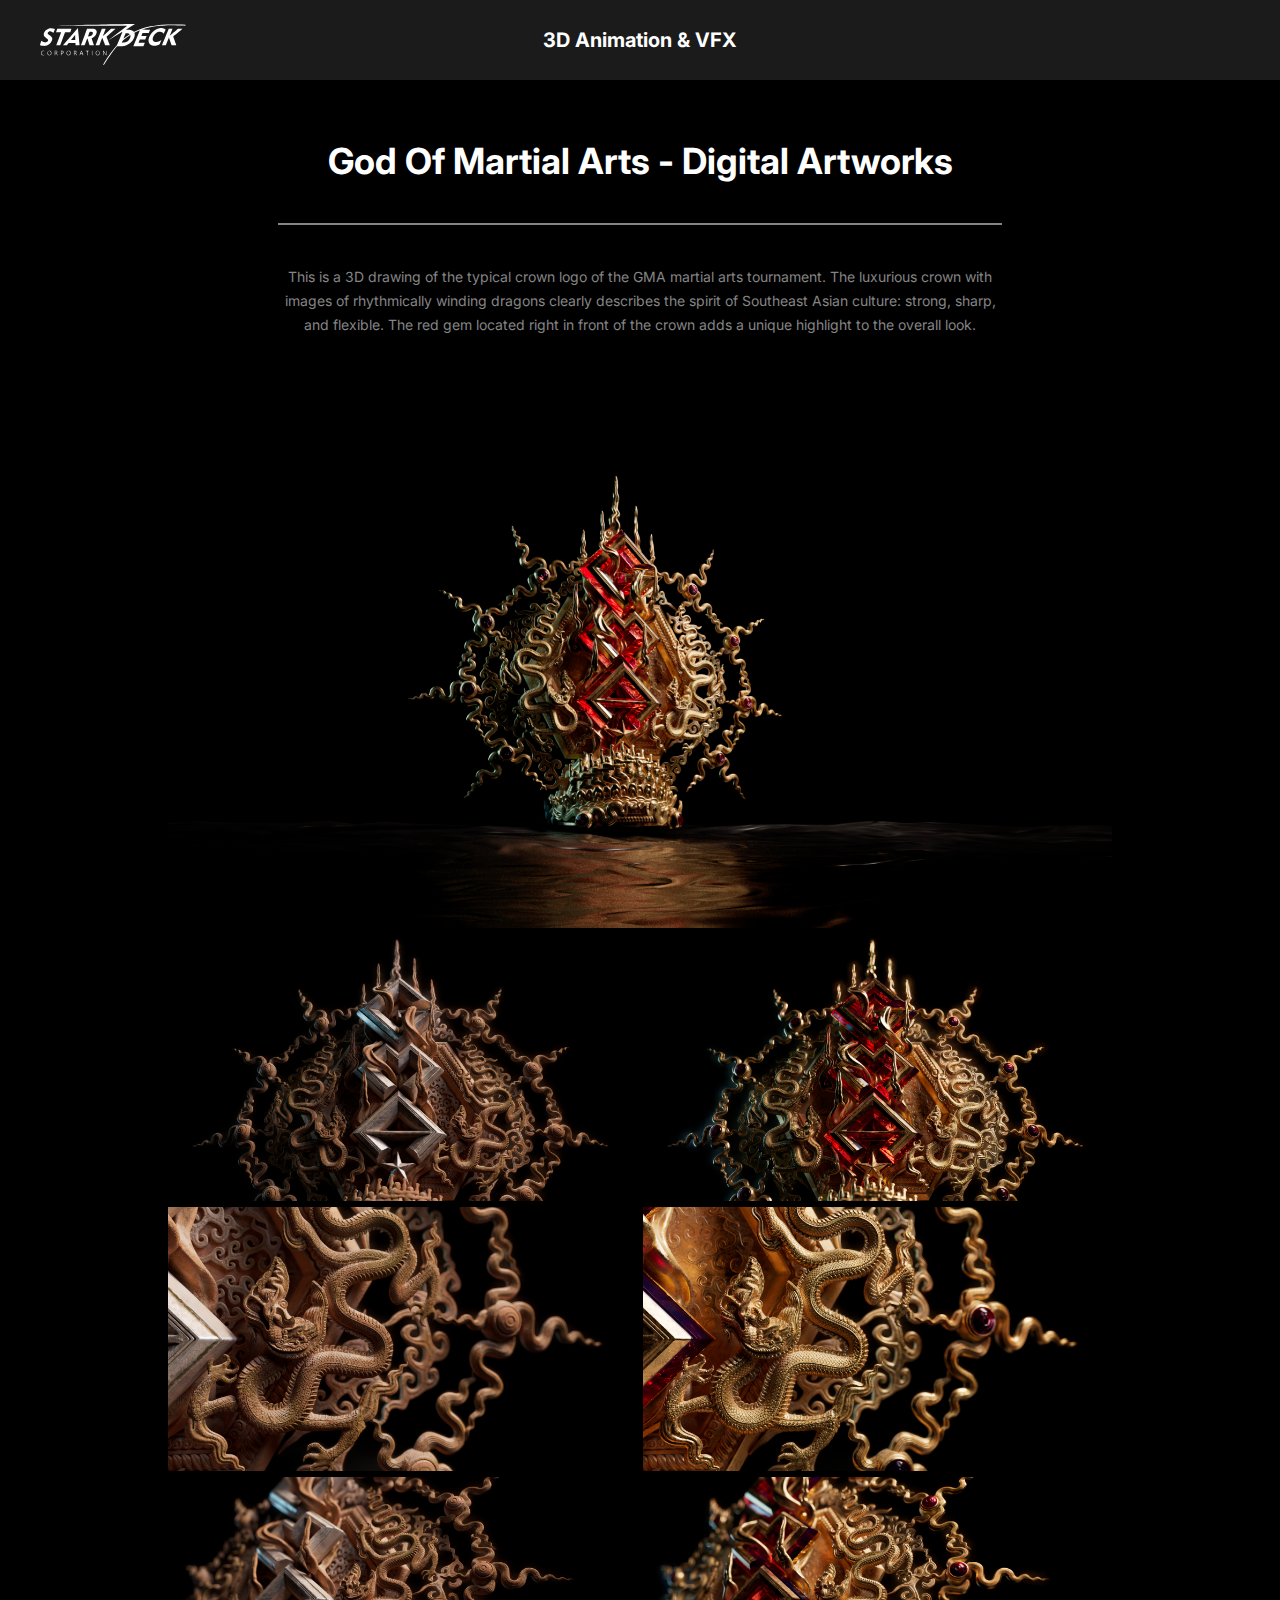
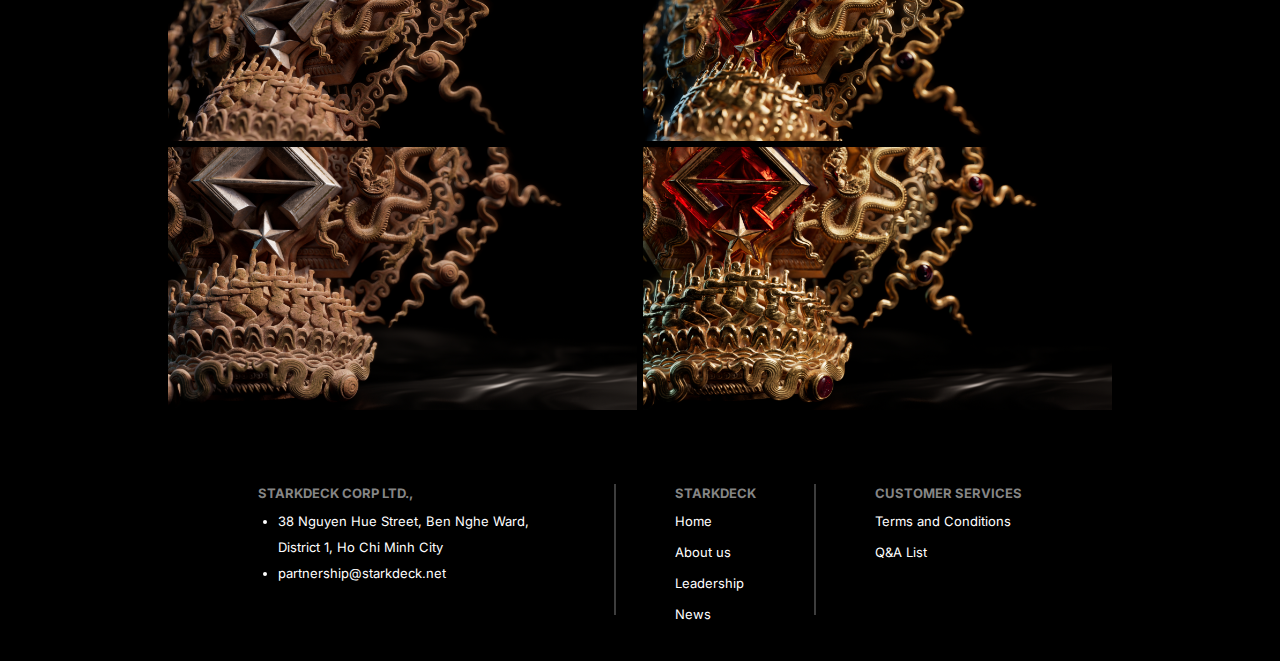
<file: digital-artworks.html>
<!DOCTYPE html>
<html lang="en">

<head>
    <title></title>
    <meta charset="UTF-8" />
    <meta name="viewport" content="width=device-width, initial-scale=1" />
    <!-- INTER FONT -->
    <link rel="preconnect" href="https://fonts.googleapis.com" />
    <link rel="preconnect" href="https://fonts.gstatic.com" crossorigin />
    <link href="https://fonts.googleapis.com/css2?family=Inter:wght@100..900&display=swap" rel="stylesheet" />

    <!-- BOOSTRAP 5 -->
    <link href="https://cdn.jsdelivr.net/npm/bootstrap@5.3.3/dist/css/bootstrap.min.css" rel="stylesheet"
        integrity="sha384-QWTKZyjpPEjISv5WaRU9OFeRpok6YctnYmDr5pNlyT2bRjXh0JMhjY6hW+ALEwIH" crossorigin="anonymous" />
    <link href="css/global.css" rel="stylesheet" />
    <link href="css/intro.css" rel="stylesheet" />
    <link href="css/footer.css" rel="stylesheet" />
</head>

<body>
    <section id="banner" class="banner">
        <header class="header">
            <a href="https://starkdeck.net/" class="d-flex flex-row align-items-center">
                <svg width="146" height="60" viewBox="0 0 146 60" fill="none" xmlns="http://www.w3.org/2000/svg"
                    class="header-logo">
                    <path
                        d="M98.4771 32.7719H104.817C104.573 33.3938 104.347 33.9583 104.121 34.5324C103.914 35.03 103.717 35.5275 103.491 36.0251C103.444 36.1303 103.293 36.2451 103.19 36.2451C99.9352 36.2451 96.6711 36.2451 93.4164 36.2451C93.407 36.2451 93.3882 36.2356 93.3317 36.2069C95.5141 30.9156 97.687 25.6148 99.9164 20.2183C97.9786 20.9455 96.1819 21.7588 94.4041 22.6869C94.4982 23.0314 94.6016 23.3567 94.6675 23.6916C94.9403 25.0694 94.5828 26.3611 94.1125 27.6337C93.4446 29.4325 92.4005 30.9922 91.0271 32.2935C89.0329 34.188 86.7189 35.4893 84.0192 35.9868C82.9374 36.1877 81.818 36.2069 80.7175 36.2547C79.6922 36.293 78.6574 36.2834 77.6321 36.2547C77.2935 36.2547 77.0677 36.36 76.8608 36.6087C75.224 38.6276 73.5308 40.6083 71.9505 42.6846C69.0156 46.5406 66.4194 50.6262 63.9831 54.8267C63.9549 54.8841 63.9079 54.932 63.8514 55.0181C63.6068 54.8745 63.3811 54.7406 63.1083 54.5779C63.4752 53.9464 63.8232 53.3341 64.1901 52.7313C66.2219 49.3824 68.3384 46.1005 70.6524 42.9429C72.5619 40.3404 74.5844 37.8335 76.7291 35.4318C77.0583 35.0587 77.2464 34.5324 77.4534 34.054C79.0807 30.1406 80.6892 26.208 82.2978 22.2851C82.3542 22.1415 82.4013 21.998 82.3918 21.7779C77.6415 24.6867 72.9006 27.605 68.1502 30.5138C68.1314 30.4946 68.122 30.4755 68.1032 30.4563C74.3774 25.6244 80.6516 20.7924 86.9258 15.9604C86.9258 15.9222 86.907 15.8839 86.8976 15.836C63.2682 15.7308 39.6294 15.6255 16 15.5203C16 15.4724 16 15.4342 16 15.3863C16.7807 15.3863 17.5615 15.3863 18.3422 15.3863C20.7409 15.3576 23.1396 15.3194 25.5383 15.2811C28.2098 15.2332 30.8813 15.1758 33.5527 15.128C36.3653 15.0706 39.1779 15.0132 41.9999 14.9558C44.5679 14.9079 47.1359 14.8601 49.7039 14.8122C52.4412 14.7644 55.1785 14.707 57.9159 14.6496C60.5779 14.6017 63.2306 14.5443 65.8927 14.4965C68.724 14.4391 71.546 14.3817 74.3774 14.3243C76.9736 14.2764 79.5605 14.2286 82.1567 14.1712C85.0351 14.1138 87.9135 14.0468 90.7919 14.0085C92.2123 13.9894 93.6233 14.0085 95.0437 14.0085C92.0242 15.8647 88.9671 17.7401 85.9099 19.6251C85.9099 19.6538 85.9287 19.6825 85.9381 19.7016C86.7283 19.7016 87.509 19.6825 88.2992 19.7016C89.9736 19.759 91.6103 19.9791 93.0213 21.022C93.2847 21.2134 93.5293 21.443 93.7362 21.6918C93.9055 21.8832 94.0278 21.864 94.2348 21.7684C96.1255 20.9264 97.9974 20.0365 99.9164 19.271C103.275 17.9411 106.746 17.0034 110.292 16.3336C112.286 15.9604 114.28 15.6351 116.293 15.3768C118.269 15.128 120.244 14.9845 122.229 14.8027C125.578 14.5061 128.945 14.4678 132.303 14.4582C134.335 14.4582 136.367 14.4582 138.399 14.4965C140.675 14.5443 142.952 14.6496 145.228 14.7261C145.482 14.7261 145.585 14.8409 145.557 15.0897C145.529 15.3385 145.585 15.6447 145.172 15.6255C144.043 15.5681 142.905 15.5107 141.776 15.482C140.431 15.4437 139.095 15.4055 137.75 15.3863C135.285 15.3576 132.821 15.3194 130.356 15.3289C128.663 15.3289 126.97 15.3959 125.277 15.4724C123.668 15.549 122.05 15.6447 120.451 15.7882C117.046 16.0848 113.659 16.525 110.311 17.2043C107.498 17.7688 104.714 18.4865 101.995 19.4337C101.882 19.472 101.779 19.5198 101.675 19.6155C104.488 19.7399 107.301 19.6921 110.151 19.6921C109.991 20.0844 109.822 20.4766 109.662 20.8689C109.408 21.4813 109.154 22.0841 108.918 22.6965C108.815 22.9548 108.674 23.0409 108.392 23.0409C106.595 23.0218 104.789 23.0409 102.992 23.0218C102.635 23.0218 102.447 23.1271 102.324 23.4715C102.033 24.237 101.713 24.9833 101.403 25.7392C101.365 25.8349 101.337 25.9306 101.29 26.0837H106.567C106.529 26.2463 106.51 26.3611 106.473 26.4568C106.106 27.3562 105.72 28.2556 105.363 29.1646C105.269 29.4038 105.146 29.4708 104.902 29.4708C103.35 29.4612 101.798 29.4708 100.246 29.4612C99.9728 29.4612 99.8223 29.5378 99.7188 29.8057C99.3426 30.7625 98.9381 31.7194 98.5148 32.7623L98.4771 32.7719ZM90.3404 25.0216C90.1993 25.0886 90.0865 25.146 89.983 25.2129C87.9323 26.5238 85.9852 27.9782 84.1039 29.5282C83.1726 30.2937 82.2507 31.0591 81.9403 32.3126C81.9403 32.3413 81.9121 32.3604 81.9027 32.3796C81.8745 32.4753 81.8557 32.5709 81.818 32.7719C82.6458 32.7049 83.4172 32.6953 84.1697 32.5709C87.2833 32.0447 89.3621 30.2554 90.3404 27.184C90.5568 26.4951 90.6414 25.7775 90.3404 25.0216ZM89.8325 24.1413C89.6067 23.9882 89.3904 23.816 89.1552 23.6916C88.1017 23.1558 86.9729 23.1653 85.8347 23.2036C85.75 23.2036 85.6371 23.3567 85.5901 23.4619C85.3549 23.9691 85.1198 24.4858 84.9034 25.012C84.4143 26.2176 83.9345 27.4232 83.4548 28.6288C83.4266 28.6958 83.4172 28.7723 83.3984 28.8297C85.5243 27.2797 87.6313 25.7392 89.8137 24.1413H89.8325Z"
                        fill="white" />
                    <path
                        d="M142.431 18.7776C141.905 19.2273 141.387 19.6771 140.861 20.1268C140.023 20.8252 139.177 21.5237 138.34 22.2222C137.201 23.179 136.063 24.1359 134.925 25.1023C134.436 25.5137 133.947 25.9251 133.448 26.327C133.232 26.4992 133.251 26.6715 133.335 26.9107C134.304 29.628 135.254 32.3454 136.214 35.0724C136.223 35.1107 136.214 35.1489 136.232 35.2446H134.963C133.956 35.2446 132.959 35.2351 131.952 35.2446C131.68 35.2446 131.576 35.1489 131.492 34.9002C130.692 32.5751 129.883 30.2596 129.074 27.9345C129.046 27.8484 128.999 27.7622 128.933 27.5996C128.764 27.9919 128.613 28.3076 128.481 28.6425C127.625 30.7188 126.769 32.8047 125.932 34.881C125.829 35.1298 125.706 35.2542 125.415 35.2446C124.371 35.2255 123.327 35.2446 122.282 35.2446C122.198 35.2446 122.113 35.2351 121.981 35.2159C122.273 34.4983 122.536 33.7998 122.819 33.1109C124.089 30.0203 125.368 26.9394 126.647 23.8488C127.324 22.2126 128.002 20.5669 128.679 18.9307C128.717 18.8351 128.839 18.7202 128.933 18.7202C130.081 18.7011 131.228 18.7011 132.376 18.7011C132.413 18.7011 132.442 18.7298 132.545 18.7776C131.604 21.074 130.654 23.3704 129.714 25.6764C129.742 25.7051 129.77 25.7242 129.798 25.7529C130.081 25.5233 130.372 25.3032 130.645 25.064C131.586 24.2507 132.517 23.4278 133.458 22.6145C134.417 21.7821 135.386 20.9688 136.345 20.1363C136.778 19.7632 137.22 19.39 137.643 18.9977C137.879 18.7872 138.114 18.6628 138.443 18.6724C139.769 18.682 141.096 18.6724 142.422 18.6724C142.431 18.7107 142.441 18.7394 142.45 18.7776H142.431Z"
                        fill="white" />
                    <path
                        d="M63.0207 25.8856C63.2841 25.6655 63.5569 25.455 63.8203 25.2254C64.7704 24.3834 65.711 23.5222 66.6517 22.6802C67.5735 21.8478 68.5048 21.0249 69.436 20.202C69.9064 19.781 70.3767 19.3696 70.8564 18.9582C70.9411 18.8912 71.0634 18.8242 71.1669 18.8242C72.5967 18.8242 74.0265 18.8242 75.5503 18.8242C72.4932 21.4746 69.4925 24.0676 66.4918 26.6702C67.6017 29.5502 68.7117 32.4207 69.8405 35.339C68.3166 35.339 66.8492 35.339 65.3912 35.3295C65.2783 35.3295 65.1278 35.1572 65.0714 35.0233C64.1589 32.6791 63.2653 30.3253 62.3623 27.981C62.3434 27.9236 62.3152 27.8662 62.2494 27.7131C62.0236 28.3064 61.8261 28.8135 61.6285 29.3206C60.9136 31.2247 60.1893 33.1288 59.4744 35.0424C59.3992 35.2338 59.3239 35.3582 59.0982 35.3582C57.9412 35.3486 56.7841 35.3582 55.5613 35.3582C55.8435 34.6118 56.1069 33.9038 56.3702 33.1957C57.7718 29.4737 59.164 25.7516 60.5656 22.0392C60.923 21.0823 61.2805 20.1159 61.6568 19.1687C61.7132 19.0347 61.8919 18.8625 62.0142 18.8529C63.1242 18.8338 64.2342 18.8434 65.3347 18.8434C65.4006 18.8434 65.457 18.8625 65.5605 18.8816C64.6857 21.2259 63.8109 23.5414 62.9361 25.8569C62.9643 25.876 62.9925 25.8952 63.0207 25.9143V25.8856Z"
                        fill="white" />
                    <path
                        d="M40.8776 35.333C41.0939 34.7493 41.2915 34.2135 41.489 33.6777C42.6742 30.5297 43.8501 27.3722 45.0353 24.2242C45.6843 22.5019 46.3428 20.7892 46.9825 19.0669C47.0577 18.866 47.1518 18.8086 47.3493 18.8086C49.2024 18.8277 51.0555 18.8086 52.8992 18.866C53.9998 18.9043 55.0816 19.1435 55.8999 19.9759C56.6713 20.751 56.8594 21.7269 56.643 22.7603C56.1633 25.0567 54.7335 26.6067 52.7675 27.7071C52.5324 27.841 52.2972 28.0037 52.0338 28.0707C51.6858 28.1664 51.6575 28.3386 51.761 28.6448C52.2972 30.2809 52.824 31.9267 53.3507 33.5724C53.5389 34.1465 53.7176 34.7206 53.9151 35.333C52.7581 35.333 51.6387 35.333 50.5193 35.333C49.4658 35.333 49.494 35.333 49.2024 34.2996C48.7227 32.5869 48.2053 30.8933 47.7068 29.1902C47.6409 28.9701 47.5657 28.8648 47.3211 28.8553C47.0671 28.8457 46.9731 28.9701 46.9072 29.1615C46.4745 30.3192 46.0324 31.477 45.5997 32.6347C45.2893 33.4576 44.9883 34.29 44.6684 35.1129C44.6308 35.2086 44.4897 35.3138 44.405 35.3138C43.248 35.3234 42.091 35.3138 40.8682 35.3138L40.8776 35.333ZM47.9702 26.4345C48.7039 26.3867 49.3623 26.4058 49.9926 26.3005C51.5447 26.0422 52.6264 24.9323 52.918 23.3727C53.0309 22.7794 52.7581 22.1958 52.1843 22.0714C51.4694 21.9087 50.7263 21.8704 49.9926 21.7748C49.7574 21.7461 49.6539 21.8896 49.5787 22.0905C49.2777 22.9229 48.9578 23.7362 48.6474 24.5687C48.4311 25.1524 48.2147 25.7456 47.9702 26.4345Z"
                        fill="white" />
                    <path
                        d="M121.539 29.9934C120.9 31.3712 120.251 32.7586 119.602 34.1364C119.545 34.2512 119.423 34.3661 119.31 34.4235C118.134 34.9784 116.921 35.4473 115.632 35.6291C114.531 35.7822 113.431 35.83 112.34 35.5621C110.374 35.0837 109.066 33.8589 108.615 31.8496C108.285 30.3857 108.539 28.9409 109.047 27.5343C109.866 25.2762 111.192 23.3626 112.932 21.7551C114.795 20.0424 116.949 18.8176 119.432 18.301C121.088 17.9565 122.743 17.9661 124.314 18.7124C124.738 18.9133 125.114 19.2195 125.49 19.5066C125.565 19.564 125.622 19.7745 125.575 19.8606C124.926 21.181 124.258 22.4919 123.628 23.7262C123.148 23.2477 122.715 22.6928 122.179 22.3005C121.21 21.602 120.081 21.5733 118.962 21.7934C117.438 22.09 116.149 22.8842 115.077 23.9941C113.779 25.3432 112.904 26.9411 112.688 28.8356C112.509 30.3761 113.318 31.7348 115.105 31.9549C116.836 32.1654 118.379 31.62 119.893 30.8832C120.458 30.6057 120.994 30.2804 121.549 29.9742L121.539 29.9934Z"
                        fill="white" />
                    <path
                        d="M22.9769 35.3297C27.9154 29.6079 32.7974 23.9531 37.6889 18.3078C37.7265 18.2695 37.83 18.2791 37.9146 18.2695C38.0557 19.7335 38.1874 21.1783 38.3285 22.6231C38.4978 24.3262 38.6954 26.039 38.8647 27.7421C39.0058 29.1773 39.1187 30.603 39.2598 32.0383C39.3538 32.9855 39.4573 33.9232 39.5702 34.8705C39.6078 35.1958 39.542 35.3489 39.1657 35.3393C38.0934 35.3202 37.0304 35.3297 35.9581 35.3393C35.6947 35.3393 35.5536 35.2915 35.5442 34.9757C35.5442 34.4112 35.4877 33.8371 35.4595 33.2726C35.4501 33.0142 35.3654 32.909 35.0832 32.909C33.1267 32.909 31.1701 32.909 29.2135 32.8898C28.8655 32.8898 28.6491 33.0716 28.4516 33.3204C27.9436 33.9519 27.4357 34.5834 26.9183 35.2149C26.8619 35.2819 26.7396 35.3202 26.6455 35.3202C25.4509 35.3202 24.2562 35.3202 22.9675 35.3202L22.9769 35.3297ZM35.1585 25.0152C35.1585 25.0152 35.0926 24.9769 35.055 24.9577C33.7099 26.6513 32.3647 28.3449 30.9631 30.115C32.4118 30.115 33.7381 30.115 35.055 30.1055C35.1397 30.1055 35.2808 29.9141 35.2902 29.8089C35.309 29.5505 35.262 29.2826 35.262 29.0147C35.2243 27.6847 35.1867 26.3451 35.1491 25.0152H35.1585Z"
                        fill="white" />
                    <path
                        d="M14.9156 19.0859C14.4358 20.3585 13.9561 21.6024 13.4763 22.8749C13.006 22.5688 12.5921 22.2626 12.1406 22.0138C11.0682 21.4206 9.93945 21.124 8.74481 21.6406C8.25567 21.8511 7.91703 22.2243 7.73831 22.7314C7.55017 23.2577 7.71009 23.8031 8.1616 24.1284C8.89532 24.6642 9.66666 25.1618 10.3722 25.7359C10.8707 26.1473 11.341 26.6161 11.7361 27.1328C12.4416 28.0514 12.3758 29.1039 12.0277 30.1468C11.6515 31.2759 11.0682 32.271 10.2687 33.1417C9.30921 34.1751 8.1616 34.9118 6.85409 35.3998C5.67826 35.8399 4.43659 35.993 3.21373 35.8495C2.20722 35.7347 1.21953 35.4094 0.222425 35.1797C-0.0315531 35.1223 -0.0315531 34.9979 0.0436998 34.7779C0.457591 33.4479 0.852668 32.1083 1.26656 30.7401C1.57698 30.9506 1.87799 31.1515 2.16959 31.3524C2.8845 31.8595 3.65584 32.2518 4.52125 32.338C5.70648 32.4528 6.86349 32.3571 7.7289 31.3429C8.3027 30.6635 8.31211 29.8789 7.66305 29.2665C7.07984 28.7212 6.42138 28.2714 5.82876 27.7452C5.28318 27.2668 4.69997 26.7979 4.28608 26.2143C3.56177 25.1809 3.65584 24.004 4.07914 22.8749C4.8787 20.7508 6.4496 19.4591 8.50965 18.6936C10.692 17.8803 12.7991 18.2343 14.9061 19.0763L14.9156 19.0859Z"
                        fill="white" />
                    <path
                        d="M16.2701 35.331C17.9162 30.9583 19.5436 26.6334 21.1991 22.2416H16.0349C16.2325 21.7058 16.3924 21.2274 16.5711 20.7585C16.778 20.2036 16.9756 19.6486 17.2107 19.1032C17.2672 18.9788 17.4365 18.8353 17.5588 18.8353C22.1586 18.8257 26.7679 18.8257 31.3677 18.8353C31.3959 18.8353 31.4147 18.8544 31.49 18.8736C31.3018 19.3711 31.1137 19.8687 30.9256 20.3758C30.728 20.902 30.5211 21.4379 30.333 21.9737C30.2577 22.1842 30.1542 22.2512 29.9379 22.2512C28.5081 22.2416 27.0689 22.2512 25.6391 22.232C25.2252 22.232 25.0088 22.3564 24.8677 22.7583C23.9835 25.1599 23.0711 27.5616 22.1774 29.9536C21.5472 31.6472 20.9075 33.3312 20.2773 35.0248C20.1832 35.2736 20.0609 35.3693 19.7976 35.3597C18.6499 35.3406 17.5023 35.3597 16.2889 35.3597L16.2701 35.331Z"
                        fill="white" />
                    <path
                        d="M66.4825 45.2338C66.0592 45.406 65.8805 45.1381 65.7017 44.8415C65.0056 43.7124 64.3002 42.5834 63.5947 41.4543C63.5853 41.4352 63.557 41.4161 63.4818 41.3491V45.2434C63.3125 45.2529 63.1902 45.2625 63.0491 45.2721V40.8228C63.4347 40.6984 63.6981 40.7846 63.9145 41.1577C64.5353 42.2198 65.1844 43.2532 65.824 44.2961C65.8899 44.4014 65.9651 44.5066 66.1062 44.5832C66.1062 44.4875 66.125 44.3918 66.125 44.2961C66.125 43.234 66.125 42.172 66.125 41.1099C66.125 40.9951 66.2379 40.8898 66.2944 40.7846C66.3602 40.8802 66.4919 40.9759 66.4919 41.0812C66.5107 42.392 66.5013 43.7029 66.5013 45.0233C66.5013 45.0998 66.4731 45.1764 66.4637 45.2338H66.4825Z"
                        fill="white" />
                    <path
                        d="M55.6743 43.0328C55.599 41.7029 56.3704 40.8704 57.217 40.7365C58.8819 40.459 59.7567 41.4924 59.7285 43.0328C59.7191 43.7409 59.5498 44.4107 58.976 44.8795C58.3175 45.4153 57.5556 45.4728 56.8125 45.1474C56.0599 44.8221 55.7119 44.181 55.6743 43.3582C55.6743 43.2529 55.6743 43.1477 55.6743 43.0424V43.0328ZM59.277 43.0137C59.277 42.8798 59.277 42.7458 59.277 42.6118C59.2206 41.789 58.6844 41.1766 57.9131 41.0618C57.2076 40.9565 56.4927 41.3871 56.2575 42.1526C56.1352 42.5353 56.0882 42.9563 56.1164 43.3582C56.201 44.5638 57.311 45.2814 58.3458 44.8125C59.1077 44.4681 59.3052 43.7887 59.277 43.0041V43.0137Z"
                        fill="white" />
                    <path
                        d="M11.4351 42.9863C11.4539 43.7996 11.2375 44.5268 10.5414 44.9861C9.59136 45.6176 7.83232 45.4645 7.43724 43.7613C7.2397 42.9193 7.32436 42.0965 7.86054 41.3884C8.3779 40.6995 9.21509 40.5368 10.1275 40.7856C10.8612 40.9865 11.3598 41.7137 11.4162 42.5462C11.4256 42.6897 11.4256 42.8332 11.4351 42.9863ZM7.81351 43.0054C7.81351 43.1203 7.81351 43.2447 7.81351 43.3595C7.86995 44.1345 8.42494 44.8138 9.09281 44.9191C9.82652 45.0435 10.532 44.7086 10.8048 44.0388C11.0964 43.3212 11.1058 42.594 10.7672 41.886C10.3063 40.9291 9.01755 40.7473 8.30265 41.5415C7.93579 41.9529 7.77588 42.4409 7.81351 42.9959V43.0054Z"
                        fill="white" />
                    <path
                        d="M30.5868 42.9771C30.5868 43.8096 30.3893 44.575 29.6368 45.0247C28.508 45.6945 26.636 45.3501 26.5044 43.2546C26.4573 42.4796 26.6078 41.7333 27.2098 41.1879C27.8683 40.5946 28.6585 40.5468 29.4392 40.8721C30.22 41.1974 30.5304 41.8864 30.5868 42.7092C30.5868 42.8049 30.5868 42.891 30.5868 42.9867V42.9771ZM30.2011 43.0154C30.1447 42.7379 30.1071 42.4509 30.0318 42.1734C29.8343 41.5132 29.3451 41.1113 28.7055 41.0635C28.0564 41.0156 27.4732 41.3505 27.1722 41.9438C26.9088 42.4605 26.9088 43.0058 26.9935 43.5608C27.097 44.2689 27.7084 44.8812 28.3198 44.9291C29.204 44.996 29.7967 44.6133 30.0412 43.7904C30.1165 43.5417 30.1447 43.2738 30.1917 43.0058L30.2011 43.0154Z"
                        fill="white" />
                    <path
                        d="M17.8316 45.2338C17.4741 45.3294 17.2766 45.2338 17.1355 44.9563C16.9568 44.5927 16.7404 44.2482 16.5241 43.8942C16.2889 43.521 15.9973 43.2531 15.5081 43.2818C15.2542 43.2914 15.1601 43.3775 15.1695 43.6359C15.1789 44.1621 15.1695 44.6884 15.1695 45.2433H14.7556C14.7556 43.8177 14.7556 42.4111 14.765 41.0142C14.765 40.9376 14.9061 40.7941 14.9908 40.7941C15.4611 40.775 15.9314 40.7654 16.3924 40.8037C16.8909 40.8419 17.2296 41.2151 17.333 41.7605C17.4177 42.2006 17.1731 42.7269 16.7969 42.9565C16.6746 43.0235 16.5429 43.0905 16.4582 43.1287C16.9191 43.8368 17.3612 44.5257 17.8222 45.2433L17.8316 45.2338ZM15.1695 42.0093C15.1695 42.0093 15.1413 42.0093 15.1225 42.0093C15.1695 42.2963 15.1507 42.7843 15.2918 42.8417C15.5834 42.9565 15.9691 42.8608 16.3171 42.8321C16.4018 42.8321 16.4864 42.7556 16.5523 42.7077C16.9662 42.4016 17.0038 41.6361 16.6181 41.349C16.223 41.0524 15.7433 41.0811 15.3106 41.196C15.2071 41.2247 15.2165 41.7031 15.1695 41.9806C15.1695 41.9901 15.1695 42.0093 15.1695 42.0188V42.0093Z"
                        fill="white" />
                    <path
                        d="M35.6195 43.1199C36.0804 43.8375 36.5225 44.5168 36.974 45.2153C36.626 45.3397 36.4284 45.2536 36.2779 44.957C36.0804 44.5647 35.8546 44.2011 35.6289 43.8279C35.4125 43.4834 35.1209 43.2729 34.6976 43.2825C34.4342 43.2825 34.3308 43.3686 34.3402 43.6461C34.359 44.1628 34.3402 44.6795 34.3402 45.2344C34.2085 45.2536 34.0862 45.2631 33.9263 45.2823C33.9263 44.7943 33.9263 44.3446 33.9263 43.9045C33.9263 42.9763 33.9263 42.0482 33.9263 41.1201C33.9263 40.8617 34.0015 40.7565 34.2555 40.7756C34.6224 40.7948 34.9892 40.7756 35.3467 40.7948C35.9299 40.8139 36.3344 41.1105 36.4472 41.5698C36.5977 42.2109 36.3814 42.718 35.8452 43.0242C35.7606 43.072 35.6665 43.1199 35.6195 43.139V43.1199ZM34.3402 42.0099C34.3402 42.9763 34.4624 43.0912 35.2808 42.8902C35.817 42.7563 36.1086 42.3448 36.0428 41.8186C35.9769 41.3115 35.5066 41.0722 34.66 41.1392C34.0486 41.1871 34.4719 41.675 34.3496 41.9334C34.3402 41.9525 34.3496 41.9812 34.3496 42.0099H34.3402Z"
                        fill="white" />
                    <path
                        d="M43.3517 45.2153C43.013 45.3588 42.8813 45.2344 42.7778 44.9378C42.4298 43.9331 42.4204 43.9331 41.3763 43.9427C40.2851 43.9427 40.5391 43.7992 40.1628 44.8517C40.0029 45.3014 40.0123 45.3014 39.5608 45.2248C40.0782 43.8183 40.5955 42.4118 41.1317 41.0052C41.1693 40.9 41.3386 40.7852 41.4327 40.7852C41.555 40.7852 41.7243 40.9 41.7713 41.0052C42.3075 42.3926 42.8249 43.78 43.3517 45.2057V45.2153ZM41.4421 41.2062C41.1599 42.029 40.8965 42.7658 40.6331 43.5504H42.2793C42.0065 42.7658 41.7431 42.029 41.4421 41.2062Z"
                        fill="white" />
                    <path
                        d="M21.3494 45.252H20.9355C20.9355 45.0702 20.9355 44.9171 20.9355 44.764C20.9355 43.5584 20.9355 42.3528 20.9355 41.1472C20.9355 40.8697 21.0108 40.7645 21.293 40.774C21.6222 40.7932 21.9421 40.774 22.2713 40.7932C23.0332 40.8219 23.4471 41.2142 23.5506 41.9701C23.6352 42.592 23.1837 43.2809 22.5441 43.434C22.1772 43.5201 21.801 43.5297 21.3683 43.5775C21.3683 43.8359 21.3683 44.1229 21.3683 44.41C21.3683 44.697 21.3683 44.9649 21.3683 45.2615L21.3494 45.252ZM21.3494 43.0991C21.6504 43.0991 21.9044 43.0991 22.1584 43.0991C22.6381 43.08 23.005 42.7547 23.0614 42.3241C23.1367 41.6926 22.9203 41.3194 22.3654 41.1855C22.1396 41.1281 21.9044 41.1472 21.6693 41.1281C21.4435 41.1089 21.34 41.195 21.3494 41.4438C21.3588 41.9701 21.3494 42.4963 21.3494 43.0991Z"
                        fill="white" />
                    <path
                        d="M4.25767 41.265C3.34523 40.9397 2.50804 40.9397 1.89661 41.7913C1.40747 42.4706 1.40747 43.6284 1.8778 44.2599C2.52686 45.1497 3.38286 45.0254 4.26708 44.7192C4.35174 44.9584 4.2953 45.1115 4.05073 45.1784C3.26998 45.3698 2.48923 45.4464 1.83077 44.8818C1.1629 44.3173 1.01239 43.5327 1.11586 42.6907C1.23815 41.7339 1.70848 41.0354 2.63974 40.7962C3.06303 40.6814 3.54277 40.7388 3.98488 40.7579C4.26708 40.7579 4.36115 40.9493 4.25767 41.265Z"
                        fill="white" />
                    <path
                        d="M47.4905 45.2733C47.3306 45.2733 47.2177 45.2637 47.0672 45.2541V41.1589H45.8726C45.7691 40.8814 45.835 40.7762 46.0889 40.7858C46.8791 40.7858 47.6787 40.7858 48.4688 40.7858C48.5629 40.7858 48.6663 40.891 48.7604 40.958C48.6663 41.0154 48.5723 41.0824 48.4782 41.1398C48.4782 41.1398 48.45 41.1398 48.4406 41.1398C47.8072 41.1589 47.4905 41.5002 47.4905 42.1636C47.4905 43.1778 47.4905 44.2016 47.4905 45.2733Z"
                        fill="white" />
                    <path d="M52.3161 45.2631H51.9492V40.8234C52.0527 40.8234 52.175 40.8043 52.3161 40.7852V45.2631Z"
                        fill="white" />
                </svg>
            </a>

            <div class="header-title">
                3D Animation & VFX
            </div>

            <div class="header-empty"></div>
        </header>
    </section>

    <section id="introduction" class="bg-black">
        <div class="intro-container w-100">
            <div class="title">
                <h1 class="text-white">God Of Martial Arts - Digital Artworks</h1>
                <div class="intro-divider"></div>
                <p class="description">This is a 3D drawing of the typical crown logo of the GMA martial arts
                    tournament. The luxurious crown with images of rhythmically winding dragons clearly describes the
                    spirit of Southeast Asian culture: strong, sharp, and flexible. The red gem located right in front
                    of the crown adds a unique highlight to the overall look.</p>
            </div>

            <div class="intro-video">
                <img src="./assets/artwork-vid.png" alt="starkdeck video" class="w-100">
            </div>

            <div class="grid-container">
                <div class="grid-item">
                    <img src="./assets/artwork-1.png" alt="" class="w-100">
                </div>

                <div class="grid-item">
                    <img src="./assets/artwork-2.png" alt="" class="w-100">
                </div>

                <div class="grid-item">
                    <img src="./assets/artwork-3.png" alt="" class="w-100">
                </div>

                <div class="grid-item">
                    <img src="./assets/artwork-4.png" alt="" class="w-100">
                </div>

                <div class="grid-item">
                    <img src="./assets/artwork-5.png" alt="" class="w-100">
                </div>

                <div class="grid-item">
                    <img src="./assets/artwork-6.png" alt="" class="w-100">
                </div>

                <div class="grid-item">
                    <img src="./assets/artwork-7.png" alt="" class="w-100">
                </div>

                <div class="grid-item">
                    <img src="./assets/artwork-8.png" alt="" class="w-100">
                </div>
            </div>
        </div>
    </section>


    <footer class="footer-section bg-1 d-flex flex-column flex-md-row align-items-center justify-content-center">
        <ul
            class="footer-info font-inter col-12 col-md-10 d-flex flex-column flex-md-row justify-content-between justify-content-sm-center text-white">
            <li class="footer-item">
                <div class="item-title fw-bold mb-1">StarkDeck Corp Ltd.,</div>
                <ul class="footer-contact-info">
                    <li>
                        38 Nguyen Hue Street, Ben Nghe Ward, District 1, Ho Chi Minh City
                    </li>
                    <li>partnership@starkdeck.net</li>
                </ul>
            </li>

            <div class="divider"></div>

            <li class="footer-item">
                <div class="item-title fw-bold mb-1">STARKDECK</div>
                <ul class="footer-contact-info-2 text-white">
                    <li>Home</li>
                    <li>About us</li>
                    <li>
                        <a class="text-decoration-none" href="https://starkdeck.net/starkdeck-leadership">Leadership</a>
                    </li>
                    <li>News</li>
                </ul>
            </li>

            <div class="divider"></div>

            <li class="footer-item">
                <div class="item-title fw-bold mb-1">CUSTOMER SERVICES</div>
                <ul class="footer-contact-info-2 text-white grid-cols">
                    <li>Terms and Conditions</li>
                    <li>Q&A List</li>
                </ul>
            </li>
        </ul>
    </footer>

    <!-- BOOSTRAP POPOVER -->
    <script src="https://cdn.jsdelivr.net/npm/bootstrap@5.3.3/dist/js/bootstrap.bundle.min.js"
        integrity="sha384-YvpcrYf0tY3lHB60NNkmXc5s9fDVZLESaAA55NDzOxhy9GkcIdslK1eN7N6jIeHz"
        crossorigin="anonymous"></script>
    <script src="https://cdn.jsdelivr.net/npm/@popperjs/core@2.11.8/dist/umd/popper.min.js"
        integrity="sha384-I7E8VVD/ismYTF4hNIPjVp/Zjvgyol6VFvRkX/vR+Vc4jQkC+hVqc2pM8ODewa9r"
        crossorigin="anonymous"></script>
    <script src="https://cdn.jsdelivr.net/npm/bootstrap@5.3.3/dist/js/bootstrap.min.js"
        integrity="sha384-0pUGZvbkm6XF6gxjEnlmuGrJXVbNuzT9qBBavbLwCsOGabYfZo0T0to5eqruptLy"
        crossorigin="anonymous"></script>
</body>

</html>
</file>
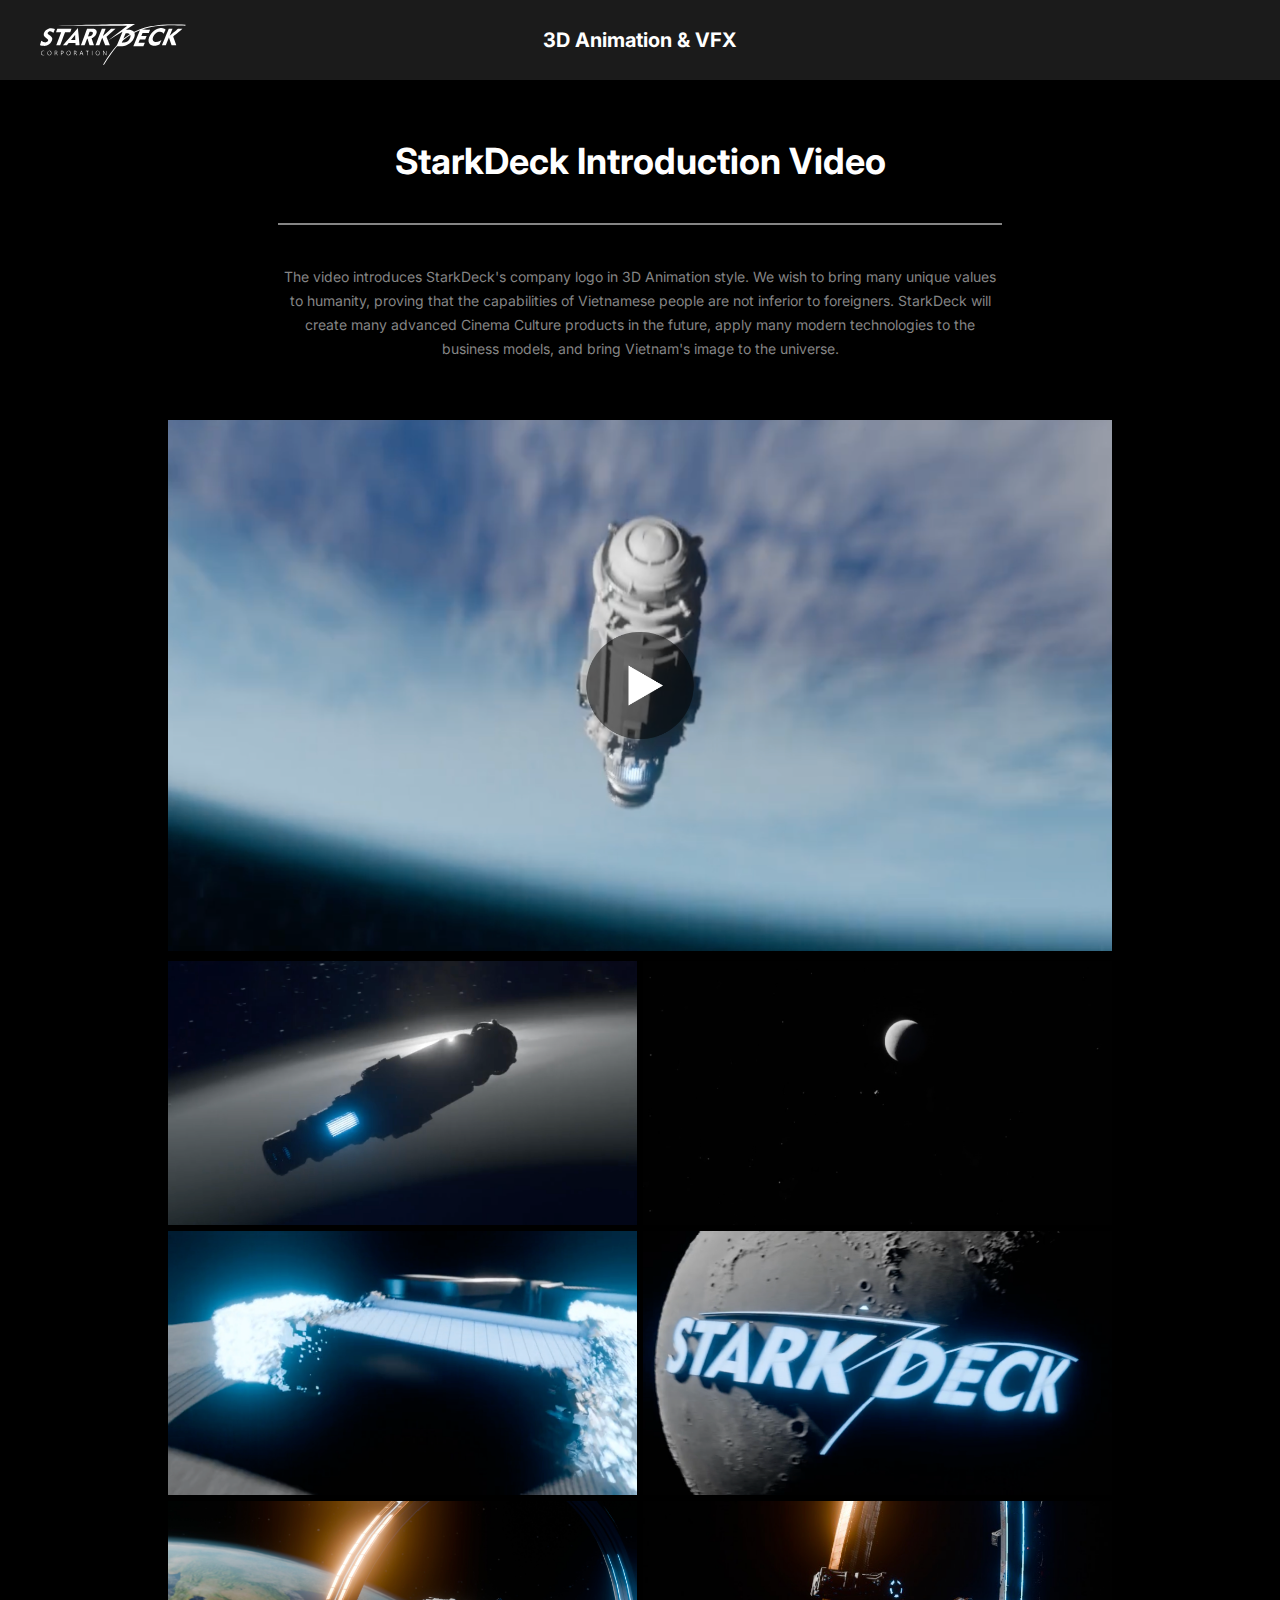
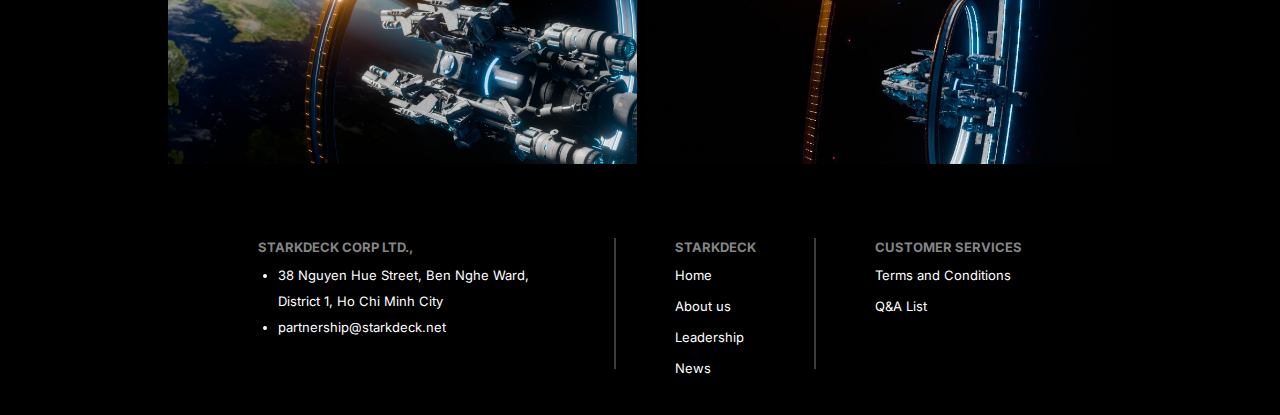
<file: introduction.html>
<!DOCTYPE html>
<html lang="en">

<head>
    <title></title>
    <meta charset="UTF-8" />
    <meta name="viewport" content="width=device-width, initial-scale=1" />
    <!-- INTER FONT -->
    <link rel="preconnect" href="https://fonts.googleapis.com" />
    <link rel="preconnect" href="https://fonts.gstatic.com" crossorigin />
    <link href="https://fonts.googleapis.com/css2?family=Inter:wght@100..900&display=swap" rel="stylesheet" />

    <!-- BOOSTRAP 5 -->
    <link href="https://cdn.jsdelivr.net/npm/bootstrap@5.3.3/dist/css/bootstrap.min.css" rel="stylesheet"
        integrity="sha384-QWTKZyjpPEjISv5WaRU9OFeRpok6YctnYmDr5pNlyT2bRjXh0JMhjY6hW+ALEwIH" crossorigin="anonymous" />
    <link href="css/global.css" rel="stylesheet" />
    <link href="css/intro.css" rel="stylesheet" />
    <link href="css/footer.css" rel="stylesheet" />
</head>

<body>
    <section id="banner" class="banner">
        <header class="header">
            <a href="https://starkdeck.net/" class="d-flex flex-row align-items-center">
                <svg width="146" height="60" viewBox="0 0 146 60" fill="none" xmlns="http://www.w3.org/2000/svg"
                    class="header-logo">
                    <path
                        d="M98.4771 32.7719H104.817C104.573 33.3938 104.347 33.9583 104.121 34.5324C103.914 35.03 103.717 35.5275 103.491 36.0251C103.444 36.1303 103.293 36.2451 103.19 36.2451C99.9352 36.2451 96.6711 36.2451 93.4164 36.2451C93.407 36.2451 93.3882 36.2356 93.3317 36.2069C95.5141 30.9156 97.687 25.6148 99.9164 20.2183C97.9786 20.9455 96.1819 21.7588 94.4041 22.6869C94.4982 23.0314 94.6016 23.3567 94.6675 23.6916C94.9403 25.0694 94.5828 26.3611 94.1125 27.6337C93.4446 29.4325 92.4005 30.9922 91.0271 32.2935C89.0329 34.188 86.7189 35.4893 84.0192 35.9868C82.9374 36.1877 81.818 36.2069 80.7175 36.2547C79.6922 36.293 78.6574 36.2834 77.6321 36.2547C77.2935 36.2547 77.0677 36.36 76.8608 36.6087C75.224 38.6276 73.5308 40.6083 71.9505 42.6846C69.0156 46.5406 66.4194 50.6262 63.9831 54.8267C63.9549 54.8841 63.9079 54.932 63.8514 55.0181C63.6068 54.8745 63.3811 54.7406 63.1083 54.5779C63.4752 53.9464 63.8232 53.3341 64.1901 52.7313C66.2219 49.3824 68.3384 46.1005 70.6524 42.9429C72.5619 40.3404 74.5844 37.8335 76.7291 35.4318C77.0583 35.0587 77.2464 34.5324 77.4534 34.054C79.0807 30.1406 80.6892 26.208 82.2978 22.2851C82.3542 22.1415 82.4013 21.998 82.3918 21.7779C77.6415 24.6867 72.9006 27.605 68.1502 30.5138C68.1314 30.4946 68.122 30.4755 68.1032 30.4563C74.3774 25.6244 80.6516 20.7924 86.9258 15.9604C86.9258 15.9222 86.907 15.8839 86.8976 15.836C63.2682 15.7308 39.6294 15.6255 16 15.5203C16 15.4724 16 15.4342 16 15.3863C16.7807 15.3863 17.5615 15.3863 18.3422 15.3863C20.7409 15.3576 23.1396 15.3194 25.5383 15.2811C28.2098 15.2332 30.8813 15.1758 33.5527 15.128C36.3653 15.0706 39.1779 15.0132 41.9999 14.9558C44.5679 14.9079 47.1359 14.8601 49.7039 14.8122C52.4412 14.7644 55.1785 14.707 57.9159 14.6496C60.5779 14.6017 63.2306 14.5443 65.8927 14.4965C68.724 14.4391 71.546 14.3817 74.3774 14.3243C76.9736 14.2764 79.5605 14.2286 82.1567 14.1712C85.0351 14.1138 87.9135 14.0468 90.7919 14.0085C92.2123 13.9894 93.6233 14.0085 95.0437 14.0085C92.0242 15.8647 88.9671 17.7401 85.9099 19.6251C85.9099 19.6538 85.9287 19.6825 85.9381 19.7016C86.7283 19.7016 87.509 19.6825 88.2992 19.7016C89.9736 19.759 91.6103 19.9791 93.0213 21.022C93.2847 21.2134 93.5293 21.443 93.7362 21.6918C93.9055 21.8832 94.0278 21.864 94.2348 21.7684C96.1255 20.9264 97.9974 20.0365 99.9164 19.271C103.275 17.9411 106.746 17.0034 110.292 16.3336C112.286 15.9604 114.28 15.6351 116.293 15.3768C118.269 15.128 120.244 14.9845 122.229 14.8027C125.578 14.5061 128.945 14.4678 132.303 14.4582C134.335 14.4582 136.367 14.4582 138.399 14.4965C140.675 14.5443 142.952 14.6496 145.228 14.7261C145.482 14.7261 145.585 14.8409 145.557 15.0897C145.529 15.3385 145.585 15.6447 145.172 15.6255C144.043 15.5681 142.905 15.5107 141.776 15.482C140.431 15.4437 139.095 15.4055 137.75 15.3863C135.285 15.3576 132.821 15.3194 130.356 15.3289C128.663 15.3289 126.97 15.3959 125.277 15.4724C123.668 15.549 122.05 15.6447 120.451 15.7882C117.046 16.0848 113.659 16.525 110.311 17.2043C107.498 17.7688 104.714 18.4865 101.995 19.4337C101.882 19.472 101.779 19.5198 101.675 19.6155C104.488 19.7399 107.301 19.6921 110.151 19.6921C109.991 20.0844 109.822 20.4766 109.662 20.8689C109.408 21.4813 109.154 22.0841 108.918 22.6965C108.815 22.9548 108.674 23.0409 108.392 23.0409C106.595 23.0218 104.789 23.0409 102.992 23.0218C102.635 23.0218 102.447 23.1271 102.324 23.4715C102.033 24.237 101.713 24.9833 101.403 25.7392C101.365 25.8349 101.337 25.9306 101.29 26.0837H106.567C106.529 26.2463 106.51 26.3611 106.473 26.4568C106.106 27.3562 105.72 28.2556 105.363 29.1646C105.269 29.4038 105.146 29.4708 104.902 29.4708C103.35 29.4612 101.798 29.4708 100.246 29.4612C99.9728 29.4612 99.8223 29.5378 99.7188 29.8057C99.3426 30.7625 98.9381 31.7194 98.5148 32.7623L98.4771 32.7719ZM90.3404 25.0216C90.1993 25.0886 90.0865 25.146 89.983 25.2129C87.9323 26.5238 85.9852 27.9782 84.1039 29.5282C83.1726 30.2937 82.2507 31.0591 81.9403 32.3126C81.9403 32.3413 81.9121 32.3604 81.9027 32.3796C81.8745 32.4753 81.8557 32.5709 81.818 32.7719C82.6458 32.7049 83.4172 32.6953 84.1697 32.5709C87.2833 32.0447 89.3621 30.2554 90.3404 27.184C90.5568 26.4951 90.6414 25.7775 90.3404 25.0216ZM89.8325 24.1413C89.6067 23.9882 89.3904 23.816 89.1552 23.6916C88.1017 23.1558 86.9729 23.1653 85.8347 23.2036C85.75 23.2036 85.6371 23.3567 85.5901 23.4619C85.3549 23.9691 85.1198 24.4858 84.9034 25.012C84.4143 26.2176 83.9345 27.4232 83.4548 28.6288C83.4266 28.6958 83.4172 28.7723 83.3984 28.8297C85.5243 27.2797 87.6313 25.7392 89.8137 24.1413H89.8325Z"
                        fill="white" />
                    <path
                        d="M142.431 18.7776C141.905 19.2273 141.387 19.6771 140.861 20.1268C140.023 20.8252 139.177 21.5237 138.34 22.2222C137.201 23.179 136.063 24.1359 134.925 25.1023C134.436 25.5137 133.947 25.9251 133.448 26.327C133.232 26.4992 133.251 26.6715 133.335 26.9107C134.304 29.628 135.254 32.3454 136.214 35.0724C136.223 35.1107 136.214 35.1489 136.232 35.2446H134.963C133.956 35.2446 132.959 35.2351 131.952 35.2446C131.68 35.2446 131.576 35.1489 131.492 34.9002C130.692 32.5751 129.883 30.2596 129.074 27.9345C129.046 27.8484 128.999 27.7622 128.933 27.5996C128.764 27.9919 128.613 28.3076 128.481 28.6425C127.625 30.7188 126.769 32.8047 125.932 34.881C125.829 35.1298 125.706 35.2542 125.415 35.2446C124.371 35.2255 123.327 35.2446 122.282 35.2446C122.198 35.2446 122.113 35.2351 121.981 35.2159C122.273 34.4983 122.536 33.7998 122.819 33.1109C124.089 30.0203 125.368 26.9394 126.647 23.8488C127.324 22.2126 128.002 20.5669 128.679 18.9307C128.717 18.8351 128.839 18.7202 128.933 18.7202C130.081 18.7011 131.228 18.7011 132.376 18.7011C132.413 18.7011 132.442 18.7298 132.545 18.7776C131.604 21.074 130.654 23.3704 129.714 25.6764C129.742 25.7051 129.77 25.7242 129.798 25.7529C130.081 25.5233 130.372 25.3032 130.645 25.064C131.586 24.2507 132.517 23.4278 133.458 22.6145C134.417 21.7821 135.386 20.9688 136.345 20.1363C136.778 19.7632 137.22 19.39 137.643 18.9977C137.879 18.7872 138.114 18.6628 138.443 18.6724C139.769 18.682 141.096 18.6724 142.422 18.6724C142.431 18.7107 142.441 18.7394 142.45 18.7776H142.431Z"
                        fill="white" />
                    <path
                        d="M63.0207 25.8856C63.2841 25.6655 63.5569 25.455 63.8203 25.2254C64.7704 24.3834 65.711 23.5222 66.6517 22.6802C67.5735 21.8478 68.5048 21.0249 69.436 20.202C69.9064 19.781 70.3767 19.3696 70.8564 18.9582C70.9411 18.8912 71.0634 18.8242 71.1669 18.8242C72.5967 18.8242 74.0265 18.8242 75.5503 18.8242C72.4932 21.4746 69.4925 24.0676 66.4918 26.6702C67.6017 29.5502 68.7117 32.4207 69.8405 35.339C68.3166 35.339 66.8492 35.339 65.3912 35.3295C65.2783 35.3295 65.1278 35.1572 65.0714 35.0233C64.1589 32.6791 63.2653 30.3253 62.3623 27.981C62.3434 27.9236 62.3152 27.8662 62.2494 27.7131C62.0236 28.3064 61.8261 28.8135 61.6285 29.3206C60.9136 31.2247 60.1893 33.1288 59.4744 35.0424C59.3992 35.2338 59.3239 35.3582 59.0982 35.3582C57.9412 35.3486 56.7841 35.3582 55.5613 35.3582C55.8435 34.6118 56.1069 33.9038 56.3702 33.1957C57.7718 29.4737 59.164 25.7516 60.5656 22.0392C60.923 21.0823 61.2805 20.1159 61.6568 19.1687C61.7132 19.0347 61.8919 18.8625 62.0142 18.8529C63.1242 18.8338 64.2342 18.8434 65.3347 18.8434C65.4006 18.8434 65.457 18.8625 65.5605 18.8816C64.6857 21.2259 63.8109 23.5414 62.9361 25.8569C62.9643 25.876 62.9925 25.8952 63.0207 25.9143V25.8856Z"
                        fill="white" />
                    <path
                        d="M40.8776 35.333C41.0939 34.7493 41.2915 34.2135 41.489 33.6777C42.6742 30.5297 43.8501 27.3722 45.0353 24.2242C45.6843 22.5019 46.3428 20.7892 46.9825 19.0669C47.0577 18.866 47.1518 18.8086 47.3493 18.8086C49.2024 18.8277 51.0555 18.8086 52.8992 18.866C53.9998 18.9043 55.0816 19.1435 55.8999 19.9759C56.6713 20.751 56.8594 21.7269 56.643 22.7603C56.1633 25.0567 54.7335 26.6067 52.7675 27.7071C52.5324 27.841 52.2972 28.0037 52.0338 28.0707C51.6858 28.1664 51.6575 28.3386 51.761 28.6448C52.2972 30.2809 52.824 31.9267 53.3507 33.5724C53.5389 34.1465 53.7176 34.7206 53.9151 35.333C52.7581 35.333 51.6387 35.333 50.5193 35.333C49.4658 35.333 49.494 35.333 49.2024 34.2996C48.7227 32.5869 48.2053 30.8933 47.7068 29.1902C47.6409 28.9701 47.5657 28.8648 47.3211 28.8553C47.0671 28.8457 46.9731 28.9701 46.9072 29.1615C46.4745 30.3192 46.0324 31.477 45.5997 32.6347C45.2893 33.4576 44.9883 34.29 44.6684 35.1129C44.6308 35.2086 44.4897 35.3138 44.405 35.3138C43.248 35.3234 42.091 35.3138 40.8682 35.3138L40.8776 35.333ZM47.9702 26.4345C48.7039 26.3867 49.3623 26.4058 49.9926 26.3005C51.5447 26.0422 52.6264 24.9323 52.918 23.3727C53.0309 22.7794 52.7581 22.1958 52.1843 22.0714C51.4694 21.9087 50.7263 21.8704 49.9926 21.7748C49.7574 21.7461 49.6539 21.8896 49.5787 22.0905C49.2777 22.9229 48.9578 23.7362 48.6474 24.5687C48.4311 25.1524 48.2147 25.7456 47.9702 26.4345Z"
                        fill="white" />
                    <path
                        d="M121.539 29.9934C120.9 31.3712 120.251 32.7586 119.602 34.1364C119.545 34.2512 119.423 34.3661 119.31 34.4235C118.134 34.9784 116.921 35.4473 115.632 35.6291C114.531 35.7822 113.431 35.83 112.34 35.5621C110.374 35.0837 109.066 33.8589 108.615 31.8496C108.285 30.3857 108.539 28.9409 109.047 27.5343C109.866 25.2762 111.192 23.3626 112.932 21.7551C114.795 20.0424 116.949 18.8176 119.432 18.301C121.088 17.9565 122.743 17.9661 124.314 18.7124C124.738 18.9133 125.114 19.2195 125.49 19.5066C125.565 19.564 125.622 19.7745 125.575 19.8606C124.926 21.181 124.258 22.4919 123.628 23.7262C123.148 23.2477 122.715 22.6928 122.179 22.3005C121.21 21.602 120.081 21.5733 118.962 21.7934C117.438 22.09 116.149 22.8842 115.077 23.9941C113.779 25.3432 112.904 26.9411 112.688 28.8356C112.509 30.3761 113.318 31.7348 115.105 31.9549C116.836 32.1654 118.379 31.62 119.893 30.8832C120.458 30.6057 120.994 30.2804 121.549 29.9742L121.539 29.9934Z"
                        fill="white" />
                    <path
                        d="M22.9769 35.3297C27.9154 29.6079 32.7974 23.9531 37.6889 18.3078C37.7265 18.2695 37.83 18.2791 37.9146 18.2695C38.0557 19.7335 38.1874 21.1783 38.3285 22.6231C38.4978 24.3262 38.6954 26.039 38.8647 27.7421C39.0058 29.1773 39.1187 30.603 39.2598 32.0383C39.3538 32.9855 39.4573 33.9232 39.5702 34.8705C39.6078 35.1958 39.542 35.3489 39.1657 35.3393C38.0934 35.3202 37.0304 35.3297 35.9581 35.3393C35.6947 35.3393 35.5536 35.2915 35.5442 34.9757C35.5442 34.4112 35.4877 33.8371 35.4595 33.2726C35.4501 33.0142 35.3654 32.909 35.0832 32.909C33.1267 32.909 31.1701 32.909 29.2135 32.8898C28.8655 32.8898 28.6491 33.0716 28.4516 33.3204C27.9436 33.9519 27.4357 34.5834 26.9183 35.2149C26.8619 35.2819 26.7396 35.3202 26.6455 35.3202C25.4509 35.3202 24.2562 35.3202 22.9675 35.3202L22.9769 35.3297ZM35.1585 25.0152C35.1585 25.0152 35.0926 24.9769 35.055 24.9577C33.7099 26.6513 32.3647 28.3449 30.9631 30.115C32.4118 30.115 33.7381 30.115 35.055 30.1055C35.1397 30.1055 35.2808 29.9141 35.2902 29.8089C35.309 29.5505 35.262 29.2826 35.262 29.0147C35.2243 27.6847 35.1867 26.3451 35.1491 25.0152H35.1585Z"
                        fill="white" />
                    <path
                        d="M14.9156 19.0859C14.4358 20.3585 13.9561 21.6024 13.4763 22.8749C13.006 22.5688 12.5921 22.2626 12.1406 22.0138C11.0682 21.4206 9.93945 21.124 8.74481 21.6406C8.25567 21.8511 7.91703 22.2243 7.73831 22.7314C7.55017 23.2577 7.71009 23.8031 8.1616 24.1284C8.89532 24.6642 9.66666 25.1618 10.3722 25.7359C10.8707 26.1473 11.341 26.6161 11.7361 27.1328C12.4416 28.0514 12.3758 29.1039 12.0277 30.1468C11.6515 31.2759 11.0682 32.271 10.2687 33.1417C9.30921 34.1751 8.1616 34.9118 6.85409 35.3998C5.67826 35.8399 4.43659 35.993 3.21373 35.8495C2.20722 35.7347 1.21953 35.4094 0.222425 35.1797C-0.0315531 35.1223 -0.0315531 34.9979 0.0436998 34.7779C0.457591 33.4479 0.852668 32.1083 1.26656 30.7401C1.57698 30.9506 1.87799 31.1515 2.16959 31.3524C2.8845 31.8595 3.65584 32.2518 4.52125 32.338C5.70648 32.4528 6.86349 32.3571 7.7289 31.3429C8.3027 30.6635 8.31211 29.8789 7.66305 29.2665C7.07984 28.7212 6.42138 28.2714 5.82876 27.7452C5.28318 27.2668 4.69997 26.7979 4.28608 26.2143C3.56177 25.1809 3.65584 24.004 4.07914 22.8749C4.8787 20.7508 6.4496 19.4591 8.50965 18.6936C10.692 17.8803 12.7991 18.2343 14.9061 19.0763L14.9156 19.0859Z"
                        fill="white" />
                    <path
                        d="M16.2701 35.331C17.9162 30.9583 19.5436 26.6334 21.1991 22.2416H16.0349C16.2325 21.7058 16.3924 21.2274 16.5711 20.7585C16.778 20.2036 16.9756 19.6486 17.2107 19.1032C17.2672 18.9788 17.4365 18.8353 17.5588 18.8353C22.1586 18.8257 26.7679 18.8257 31.3677 18.8353C31.3959 18.8353 31.4147 18.8544 31.49 18.8736C31.3018 19.3711 31.1137 19.8687 30.9256 20.3758C30.728 20.902 30.5211 21.4379 30.333 21.9737C30.2577 22.1842 30.1542 22.2512 29.9379 22.2512C28.5081 22.2416 27.0689 22.2512 25.6391 22.232C25.2252 22.232 25.0088 22.3564 24.8677 22.7583C23.9835 25.1599 23.0711 27.5616 22.1774 29.9536C21.5472 31.6472 20.9075 33.3312 20.2773 35.0248C20.1832 35.2736 20.0609 35.3693 19.7976 35.3597C18.6499 35.3406 17.5023 35.3597 16.2889 35.3597L16.2701 35.331Z"
                        fill="white" />
                    <path
                        d="M66.4825 45.2338C66.0592 45.406 65.8805 45.1381 65.7017 44.8415C65.0056 43.7124 64.3002 42.5834 63.5947 41.4543C63.5853 41.4352 63.557 41.4161 63.4818 41.3491V45.2434C63.3125 45.2529 63.1902 45.2625 63.0491 45.2721V40.8228C63.4347 40.6984 63.6981 40.7846 63.9145 41.1577C64.5353 42.2198 65.1844 43.2532 65.824 44.2961C65.8899 44.4014 65.9651 44.5066 66.1062 44.5832C66.1062 44.4875 66.125 44.3918 66.125 44.2961C66.125 43.234 66.125 42.172 66.125 41.1099C66.125 40.9951 66.2379 40.8898 66.2944 40.7846C66.3602 40.8802 66.4919 40.9759 66.4919 41.0812C66.5107 42.392 66.5013 43.7029 66.5013 45.0233C66.5013 45.0998 66.4731 45.1764 66.4637 45.2338H66.4825Z"
                        fill="white" />
                    <path
                        d="M55.6743 43.0328C55.599 41.7029 56.3704 40.8704 57.217 40.7365C58.8819 40.459 59.7567 41.4924 59.7285 43.0328C59.7191 43.7409 59.5498 44.4107 58.976 44.8795C58.3175 45.4153 57.5556 45.4728 56.8125 45.1474C56.0599 44.8221 55.7119 44.181 55.6743 43.3582C55.6743 43.2529 55.6743 43.1477 55.6743 43.0424V43.0328ZM59.277 43.0137C59.277 42.8798 59.277 42.7458 59.277 42.6118C59.2206 41.789 58.6844 41.1766 57.9131 41.0618C57.2076 40.9565 56.4927 41.3871 56.2575 42.1526C56.1352 42.5353 56.0882 42.9563 56.1164 43.3582C56.201 44.5638 57.311 45.2814 58.3458 44.8125C59.1077 44.4681 59.3052 43.7887 59.277 43.0041V43.0137Z"
                        fill="white" />
                    <path
                        d="M11.4351 42.9863C11.4539 43.7996 11.2375 44.5268 10.5414 44.9861C9.59136 45.6176 7.83232 45.4645 7.43724 43.7613C7.2397 42.9193 7.32436 42.0965 7.86054 41.3884C8.3779 40.6995 9.21509 40.5368 10.1275 40.7856C10.8612 40.9865 11.3598 41.7137 11.4162 42.5462C11.4256 42.6897 11.4256 42.8332 11.4351 42.9863ZM7.81351 43.0054C7.81351 43.1203 7.81351 43.2447 7.81351 43.3595C7.86995 44.1345 8.42494 44.8138 9.09281 44.9191C9.82652 45.0435 10.532 44.7086 10.8048 44.0388C11.0964 43.3212 11.1058 42.594 10.7672 41.886C10.3063 40.9291 9.01755 40.7473 8.30265 41.5415C7.93579 41.9529 7.77588 42.4409 7.81351 42.9959V43.0054Z"
                        fill="white" />
                    <path
                        d="M30.5868 42.9771C30.5868 43.8096 30.3893 44.575 29.6368 45.0247C28.508 45.6945 26.636 45.3501 26.5044 43.2546C26.4573 42.4796 26.6078 41.7333 27.2098 41.1879C27.8683 40.5946 28.6585 40.5468 29.4392 40.8721C30.22 41.1974 30.5304 41.8864 30.5868 42.7092C30.5868 42.8049 30.5868 42.891 30.5868 42.9867V42.9771ZM30.2011 43.0154C30.1447 42.7379 30.1071 42.4509 30.0318 42.1734C29.8343 41.5132 29.3451 41.1113 28.7055 41.0635C28.0564 41.0156 27.4732 41.3505 27.1722 41.9438C26.9088 42.4605 26.9088 43.0058 26.9935 43.5608C27.097 44.2689 27.7084 44.8812 28.3198 44.9291C29.204 44.996 29.7967 44.6133 30.0412 43.7904C30.1165 43.5417 30.1447 43.2738 30.1917 43.0058L30.2011 43.0154Z"
                        fill="white" />
                    <path
                        d="M17.8316 45.2338C17.4741 45.3294 17.2766 45.2338 17.1355 44.9563C16.9568 44.5927 16.7404 44.2482 16.5241 43.8942C16.2889 43.521 15.9973 43.2531 15.5081 43.2818C15.2542 43.2914 15.1601 43.3775 15.1695 43.6359C15.1789 44.1621 15.1695 44.6884 15.1695 45.2433H14.7556C14.7556 43.8177 14.7556 42.4111 14.765 41.0142C14.765 40.9376 14.9061 40.7941 14.9908 40.7941C15.4611 40.775 15.9314 40.7654 16.3924 40.8037C16.8909 40.8419 17.2296 41.2151 17.333 41.7605C17.4177 42.2006 17.1731 42.7269 16.7969 42.9565C16.6746 43.0235 16.5429 43.0905 16.4582 43.1287C16.9191 43.8368 17.3612 44.5257 17.8222 45.2433L17.8316 45.2338ZM15.1695 42.0093C15.1695 42.0093 15.1413 42.0093 15.1225 42.0093C15.1695 42.2963 15.1507 42.7843 15.2918 42.8417C15.5834 42.9565 15.9691 42.8608 16.3171 42.8321C16.4018 42.8321 16.4864 42.7556 16.5523 42.7077C16.9662 42.4016 17.0038 41.6361 16.6181 41.349C16.223 41.0524 15.7433 41.0811 15.3106 41.196C15.2071 41.2247 15.2165 41.7031 15.1695 41.9806C15.1695 41.9901 15.1695 42.0093 15.1695 42.0188V42.0093Z"
                        fill="white" />
                    <path
                        d="M35.6195 43.1199C36.0804 43.8375 36.5225 44.5168 36.974 45.2153C36.626 45.3397 36.4284 45.2536 36.2779 44.957C36.0804 44.5647 35.8546 44.2011 35.6289 43.8279C35.4125 43.4834 35.1209 43.2729 34.6976 43.2825C34.4342 43.2825 34.3308 43.3686 34.3402 43.6461C34.359 44.1628 34.3402 44.6795 34.3402 45.2344C34.2085 45.2536 34.0862 45.2631 33.9263 45.2823C33.9263 44.7943 33.9263 44.3446 33.9263 43.9045C33.9263 42.9763 33.9263 42.0482 33.9263 41.1201C33.9263 40.8617 34.0015 40.7565 34.2555 40.7756C34.6224 40.7948 34.9892 40.7756 35.3467 40.7948C35.9299 40.8139 36.3344 41.1105 36.4472 41.5698C36.5977 42.2109 36.3814 42.718 35.8452 43.0242C35.7606 43.072 35.6665 43.1199 35.6195 43.139V43.1199ZM34.3402 42.0099C34.3402 42.9763 34.4624 43.0912 35.2808 42.8902C35.817 42.7563 36.1086 42.3448 36.0428 41.8186C35.9769 41.3115 35.5066 41.0722 34.66 41.1392C34.0486 41.1871 34.4719 41.675 34.3496 41.9334C34.3402 41.9525 34.3496 41.9812 34.3496 42.0099H34.3402Z"
                        fill="white" />
                    <path
                        d="M43.3517 45.2153C43.013 45.3588 42.8813 45.2344 42.7778 44.9378C42.4298 43.9331 42.4204 43.9331 41.3763 43.9427C40.2851 43.9427 40.5391 43.7992 40.1628 44.8517C40.0029 45.3014 40.0123 45.3014 39.5608 45.2248C40.0782 43.8183 40.5955 42.4118 41.1317 41.0052C41.1693 40.9 41.3386 40.7852 41.4327 40.7852C41.555 40.7852 41.7243 40.9 41.7713 41.0052C42.3075 42.3926 42.8249 43.78 43.3517 45.2057V45.2153ZM41.4421 41.2062C41.1599 42.029 40.8965 42.7658 40.6331 43.5504H42.2793C42.0065 42.7658 41.7431 42.029 41.4421 41.2062Z"
                        fill="white" />
                    <path
                        d="M21.3494 45.252H20.9355C20.9355 45.0702 20.9355 44.9171 20.9355 44.764C20.9355 43.5584 20.9355 42.3528 20.9355 41.1472C20.9355 40.8697 21.0108 40.7645 21.293 40.774C21.6222 40.7932 21.9421 40.774 22.2713 40.7932C23.0332 40.8219 23.4471 41.2142 23.5506 41.9701C23.6352 42.592 23.1837 43.2809 22.5441 43.434C22.1772 43.5201 21.801 43.5297 21.3683 43.5775C21.3683 43.8359 21.3683 44.1229 21.3683 44.41C21.3683 44.697 21.3683 44.9649 21.3683 45.2615L21.3494 45.252ZM21.3494 43.0991C21.6504 43.0991 21.9044 43.0991 22.1584 43.0991C22.6381 43.08 23.005 42.7547 23.0614 42.3241C23.1367 41.6926 22.9203 41.3194 22.3654 41.1855C22.1396 41.1281 21.9044 41.1472 21.6693 41.1281C21.4435 41.1089 21.34 41.195 21.3494 41.4438C21.3588 41.9701 21.3494 42.4963 21.3494 43.0991Z"
                        fill="white" />
                    <path
                        d="M4.25767 41.265C3.34523 40.9397 2.50804 40.9397 1.89661 41.7913C1.40747 42.4706 1.40747 43.6284 1.8778 44.2599C2.52686 45.1497 3.38286 45.0254 4.26708 44.7192C4.35174 44.9584 4.2953 45.1115 4.05073 45.1784C3.26998 45.3698 2.48923 45.4464 1.83077 44.8818C1.1629 44.3173 1.01239 43.5327 1.11586 42.6907C1.23815 41.7339 1.70848 41.0354 2.63974 40.7962C3.06303 40.6814 3.54277 40.7388 3.98488 40.7579C4.26708 40.7579 4.36115 40.9493 4.25767 41.265Z"
                        fill="white" />
                    <path
                        d="M47.4905 45.2733C47.3306 45.2733 47.2177 45.2637 47.0672 45.2541V41.1589H45.8726C45.7691 40.8814 45.835 40.7762 46.0889 40.7858C46.8791 40.7858 47.6787 40.7858 48.4688 40.7858C48.5629 40.7858 48.6663 40.891 48.7604 40.958C48.6663 41.0154 48.5723 41.0824 48.4782 41.1398C48.4782 41.1398 48.45 41.1398 48.4406 41.1398C47.8072 41.1589 47.4905 41.5002 47.4905 42.1636C47.4905 43.1778 47.4905 44.2016 47.4905 45.2733Z"
                        fill="white" />
                    <path d="M52.3161 45.2631H51.9492V40.8234C52.0527 40.8234 52.175 40.8043 52.3161 40.7852V45.2631Z"
                        fill="white" />
                </svg>
            </a>

            <div class="header-title">
                3D Animation & VFX
            </div>

            <div class="header-empty"></div>
        </header>
    </section>

    <section id="introduction" class="bg-black">
        <div class="intro-container w-100">
            <div class="title">
                <h1 class="text-white">StarkDeck Introduction Video</h1>
                <div class="intro-divider"></div>
                <p class="description">The video introduces StarkDeck's company logo in 3D Animation style. We wish to
                    bring many unique
                    values to humanity, proving that the capabilities of Vietnamese people are not inferior to
                    foreigners. StarkDeck will create many advanced Cinema Culture products in the future, apply many
                    modern technologies to the business models, and bring Vietnam's image to the universe.</p>
            </div>

            <div class="intro-video">
                <img src="./assets/intro-vid.png" alt="starkdeck video" class="w-100" loading="lazy">
            </div>

            <div class="grid-container">
                <div class="grid-item">
                    <img src="./assets/intro-sub-1.png" alt="" class="w-100" loading="lazy">
                </div>

                <div class="grid-item">
                    <img src="./assets/intro-sub-2.png" alt="" class="w-100" loading="lazy">
                </div>

                <div class="grid-item">
                    <img src="./assets/intro-sub-3.png" alt="" class="w-100" loading="lazy">
                </div>

                <div class="grid-item">
                    <img src="./assets/intro-sub-4.png" alt="" class="w-100" loading="lazy">
                </div>

                <div class="grid-item">
                    <img src="./assets/intro-sub-5.png" alt="" class="w-100" loading="lazy">
                </div>

                <div class="grid-item">
                    <img src="./assets/intro-sub-6.png" alt="" class="w-100" loading="lazy">
                </div>
            </div>
        </div>
    </section>


    <footer class="footer-section bg-1 d-flex flex-column flex-md-row align-items-center justify-content-center">
        <ul
            class="footer-info font-inter col-12 col-md-10 d-flex flex-column flex-md-row justify-content-between justify-content-sm-center text-white">
            <li class="footer-item">
                <div class="item-title fw-bold mb-1">StarkDeck Corp Ltd.,</div>
                <ul class="footer-contact-info">
                    <li>
                        38 Nguyen Hue Street, Ben Nghe Ward, District 1, Ho Chi Minh City
                    </li>
                    <li>partnership@starkdeck.net</li>
                </ul>
            </li>

            <div class="divider"></div>

            <li class="footer-item">
                <div class="item-title fw-bold mb-1">STARKDECK</div>
                <ul class="footer-contact-info-2 text-white">
                    <li>Home</li>
                    <li>About us</li>
                    <li>
                        <a class="text-decoration-none" href="https://starkdeck.net/starkdeck-leadership">Leadership</a>
                    </li>
                    <li>News</li>
                </ul>
            </li>

            <div class="divider"></div>

            <li class="footer-item">
                <div class="item-title fw-bold mb-1">CUSTOMER SERVICES</div>
                <ul class="footer-contact-info-2 text-white grid-cols">
                    <li>Terms and Conditions</li>
                    <li>Q&A List</li>
                </ul>
            </li>
        </ul>
    </footer>

    <!-- BOOSTRAP POPOVER -->
    <script src="https://cdn.jsdelivr.net/npm/bootstrap@5.3.3/dist/js/bootstrap.bundle.min.js"
        integrity="sha384-YvpcrYf0tY3lHB60NNkmXc5s9fDVZLESaAA55NDzOxhy9GkcIdslK1eN7N6jIeHz"
        crossorigin="anonymous"></script>
    <script src="https://cdn.jsdelivr.net/npm/@popperjs/core@2.11.8/dist/umd/popper.min.js"
        integrity="sha384-I7E8VVD/ismYTF4hNIPjVp/Zjvgyol6VFvRkX/vR+Vc4jQkC+hVqc2pM8ODewa9r"
        crossorigin="anonymous"></script>
    <script src="https://cdn.jsdelivr.net/npm/bootstrap@5.3.3/dist/js/bootstrap.min.js"
        integrity="sha384-0pUGZvbkm6XF6gxjEnlmuGrJXVbNuzT9qBBavbLwCsOGabYfZo0T0to5eqruptLy"
        crossorigin="anonymous"></script>
</body>

</html>
</file>
<file: css/global.css>
html,
body,
#root {
  width: 100%;
  height: auto;
  margin: 0;
  -webkit-font-smoothing: antialiased;

  --bs-blue: #0d6efd;
  --bs-indigo: #6610f2;
  --header-bg: #1b1b1b;
  --bg-gray-1: #1b1b1b;
  --text-gray-1: #c4c4c4;
  --text-gray-2: #858585;
  --text-gray-3: #c2c2c2;
}

* {
  box-sizing: border-box;
  margin: 0;
  padding: 0;
  border: 0;

  font-family: Inter, sans-serif;
  font-size: 16px;
}

a {
  color: inherit;
  text-decoration: none;
}

li {
  list-style: none;
}

ul,
li,
h1,
h2,
h3,
h4,
h5,
h6,
p {
  padding: 0;
  margin: 0;
}

h1,
h2,
h3 {
  font-weight: 700;
}
</file>
<file: css/home.css>
.button {
  color: var(--bs-blue);
  font-weight: 700;
}

.bg-3 {
  background-color: var(--header-bg);
}

.bg-trans {
  background-color: transparent;
}

/* ------------------------ BANNER ---------------------- */

.banner {
  position: relative;
}

.banner-background {
  background: center center no-repeat;
  width: 100%;
  box-shadow: 20px 20px 40px #000 inset;
}

.header {
  position: absolute;
  z-index: 3;
  top: 0;
  left: 0;
  right: 0px;
  background-color: transparent;
  padding: 15px 25px;
  height: 72px;
  /* backdrop-filter: blur(42px);
  -webkit-backdrop-filter: blur(42px); */
}

.header-logo {
  width: 100px;
  height: 42px;
}

.overlay {
  position: absolute;
  bottom: -1px;
  left: 0;
  right: 0;
  background: linear-gradient(to bottom, transparent, #000 100%, #000 100%);
  height: 50%;
}

@media only screen and (min-width: 1024px) {
  .header-logo {
    width: 146px;
    height: 60px;
  }

  .header {
    height: 140px;
    padding: 40px 80px;
  }
}
/* ------------------------ INTRODUCTION ----------------- */
.intro {
  background-color: #000;
  gap: 40px;
}

.intro-container {
  max-width: 764px;
  width: 100%;
  gap: 30px;
  padding: 40px 20px 30px;
}

.intro-content {
  padding: 0 20px;
  gap: 20px;

  > h1 {
    color: #fff !important;
    font-size: 40px;
    margin-bottom: 0;
  }

  > p {
    color: var(--text-gray-1) !important;
    font-size: 14px;
    line-height: 2;
    margin-bottom: 0;
  }
}

.intro-item {
  gap: 30px;
  flex-direction: column-reverse;
}

.intro-img {
  width: 100%;
  aspect-ratio: 1 / 1;
}

@media only screen and (min-width: 1024px) {
  .intro-item {
    flex-direction: row;
  }

  .intro-container {
    gap: 40px;
    padding: 60px 20px;
  }

  .intro-item:nth-child(2) {
    flex-direction: row-reverse;
    text-align: end;
  }

  .intro-img {
    max-width: 350px;
  }
}

@media only screen and (min-width: 1440px) {
  .intro-container {
    max-width: 1320px;
    padding: 80px 20px;
  }

  .intro-img {
    max-width: 600px;
  }

  .intro-content {
    padding: 0 40px;
    max-width: 600px;
    gap: 40px;

    > h1 {
      font-size: 64px;
    }

    > p {
      font-size: 20px;
    }
  }
}

/* ------------------- CLIENT --------------------- */
.client {
  padding: 40px 0;
  background-color: var(--bg-gray-1);
  color: #fff !important;
}

.client-container {
  width: 100%;
  > h2 {
    font-size: 20px;
    margin-bottom: 0;
    font-weight: 700;
  }
}

.client-progress {
  gap: 10px;

  > h1 {
    font-size: 36px;
    line-height: 1.1;
    margin-bottom: 0;
  }

  > h6 {
    font-size: 20px;
    color: var(--text-gray-2);
    line-height: 1.1;
    margin-bottom: 0;
  }
}

@media only screen and (min-width: 1024px) {
  .client {
    padding: 60px 0;
  }

  .client-container {
    > h2 {
      font-size: 24px;
    }
  }

  .client-progress {
    gap: 15px;

    > h6 {
      font-size: 24px;
    }
  }
}

@media only screen and (min-width: 1440px) {
  .client {
    padding: 80px 0;
  }

  .client-container {
    > h2 {
      font-size: 32px;
    }
  }

  .client-progress {
    gap: 26px;

    > h1 {
      font-size: 48px;
    }

    > h6 {
      font-size: 36px;
    }
  }
}

/* -------------------- CARD ----------------------- */

.card-container {
  gap: 10px;
  width: 100%;
  overflow-x: scroll;
  padding: 15px 0 15px 20px;
  max-width: 1300px;
}

.card-container::-webkit-scrollbar {
  display: none;
}

.card-item {
  min-width: 190px;
  height: 242px;
  border: none;
  background: var(--bg-gray-1);
  box-shadow: rgba(0, 0, 0, 0.5) 0px 5px 15px;
  gap: 20px;
}

.card-block {
  max-width: 112px;
}

.card-content {
  gap: 6px;

  > h6 {
    line-height: 1.25;
  }

  > span {
    font-size: 12px;
    color: var(--text-gray-2);
  }
}

@media only screen and (min-width: 1024px) {
  .card-container {
    gap: 20px;
    padding: 30px 40px;
  }

  .card-block {
    max-width: 136px;
  }

  .card-item {
    min-width: 228px;
    height: 290px;
  }
}

/* ----------------------- EXPERTISES -------------------------- */
.expertises {
  width: 100%;
  background-color: #000;
}

.expertises-container {
  padding: 40px 20px;
  width: 100%;
  max-width: 744px;
  gap: 20px;
}

.expertises-title {
  gap: 10px;
  padding: 0 20px;

  > h2 {
    font-size: 20px;
    margin-bottom: 0;
    line-height: 1.1;
    color: #fff !important;
    font-weight: 700;
  }

  > p {
    font-size: 14px;
    margin-bottom: 0;
    line-height: 1.7;
    color: var(--text-gray-2) !important;
  }
}

.expertises-grid {
  display: grid;
  max-width: 100%;
  grid-template-columns: repeat(2, 1fr);
  grid-gap: 6px;
}

.expertises-item {
  width: 100%;
  box-shadow: rgba(0, 0, 0, 0.6) 0px 5px 15px inset;
  position: relative;

  > img {
    width: 100%;
    max-width: 100%;
    height: 100%;
  }
}

.expertises-overlay {
  position: absolute;
  right: 0;
  left: 0;
  top: 0;
  background-color: rgba(0, 0, 0, 0.6);
  width: 100%;
  height: 100%;
  color: #fff !important;

  > span {
    font-size: 20px;
    font-weight: 700;
  }
}

@media only screen and (min-width: 1024px) {
  .expertises-container {
    padding: 60px 20px;
    max-width: 1320px;
    gap: 30px;
  }
  .expertises-title {
    gap: 15px;
    > h2 {
      font-size: 24px;
    }

    > p {
      font-size: 16px;
    }
  }

  .expertises-grid {
    gap: 12px;
  }

  .expertises-overlay {
    > span {
      font-size: 32px;
    }
  }
}

@media only screen and (min-width: 1440px) {
  .expertises-container {
    padding: 80px 20px;
    gap: 40px;
  }

  .expertises-title {
    gap: 20px;

    > h2 {
      font-size: 32px;
    }

    > p {
      font-size: 20px;
    }
  }

  .expertises-grid {
    gap: 20px;
  }

  .expertises-overlay {
    > span {
      font-size: 64px;
    }
  }
}

/* --------------------------- CONTACT -------------------------- */
.contact {
  background: url("../assets/contact-bg-sm.png") center no-repeat;
  background-size: cover;
  padding: 40px 20px;
  /* box-shadow: inset 50px 50px 200px 10px #000; */
}

.contact-container {
  width: 100%;
  max-width: 650px;
  flex-direction: column;
  justify-content: center;
}

.contact-title {
  font-size: 32px;
  font-weight: bold;
  line-height: 1.5;
  color: #fff;
  text-align: center;
  padding: 0 20px;
  font-family: Roboto, sans-serif;
}

.contact-email {
  font-size: 14px;
  font-family: Roboto, sans-serif;
  line-height: 1.4;
  color: var(--text-gray-3);
  gap: 10px;
  margin-top: 20px;
  margin-bottom: 30px;
  text-align: center;
}

.contact-form {
  gap: 10px;
}

.contact-btn {
  height: 60px;
}

.form-input {
  font-size: 16px;
  padding: 20px !important;
}

.form-input::placeholder {
  color: var(--text-gray-2) !important;
}

#form-email {
  height: 60px;
}

#form-text {
  min-height: 116px;
}

@media only screen and (min-width: 1024px) {
  .contact {
    background-image: url("../assets/contact-bg-md.png");
    padding: 60px 0;
  }

  .contact-title {
    font-size: 50px;
    padding: 0;
  }

  .contact-container {
    justify-content: space-between;
  }

  .contact-info {
    max-width: 630px;
  }

  .contact-form {
    gap: 20px;
  }

  .contact-email {
    margin-top: 10px;
    margin-bottom: 40px;
  }
}

@media only screen and (min-width: 1440px) {
  .contact {
    background-image: url("../assets/contact-bg-lg.png");
    /* box-shadow: inset 100px 100px 1000px #000; */
    padding: 60px 0;
  }

  .contact-info {
    max-width: 630px;
  }

  .contact-title {
    text-align: start;
  }

  .contact-email {
    text-align: start;
    justify-content: flex-start !important;
    max-width: 567px;
  }

  .contact-container {
    max-width: 1280px;
    flex-direction: row;
  }

  .contact-form {
    max-width: 500px;
  }
}

/* ----------------------------------- GALLERY ------------------------------ */
.gallery {
  background-color: #000;
  width: 100%;
  padding: 40px 20px 20px;
}

.gallery-container {
  display: flex;
  flex-direction: column;
  justify-content: center;
  align-items: center;
  text-align: center;
}

.gallery-content {
  display: flex;
  justify-content: center;
  flex-direction: column;
  gap: 10px;
  margin-bottom: 20px;
  padding: 0 20px;
}

.gallery-title {
  font-size: 20px;
  color: #fff !important;
  font-weight: bold;
}

.gallery-description {
  font-size: 14px;
  color: var(--text-gray-2);
}

.gallery-img {
  display: flex;
  flex-direction: column;
  justify-content: center;
  gap: 10px;
  max-width: 100%;
}

.gallery-item {
  width: 100%;
  max-width: 100%;
  position: relative;

  > img {
    width: 100%;
    max-width: 100%;
  }
}

.gallery-overlay {
  position: absolute;
  width: 100%;
  height: 44px;
  right: 0;
  bottom: 0;
  background-color: rgba(0, 0, 0, 0.6);
  color: #fff;
  font-size: 18px;
  display: flex;
  justify-content: center;
  align-items: center;
  font-weight: 700;
}

@media only screen and (min-width: 1024px) {
  .gallery {
    padding: 60px 40px;
  }

  .gallery-content {
    max-width: 624px;
    gap: 15px;
    margin-bottom: 30px;
  }

  .gallery-img {
    flex-direction: row;
    gap: 7px;
  }

  .gallery-title {
    font-size: 24px;
  }

  .gallery-overlay {
    font-size: 20px;
    height: 52px;
  }

  .gallery-description {
    font-size: 16px;
  }
}

@media only screen and (min-width: 1440px) {
  .gallery {
    padding: 80px;
  }

  .gallery-content {
    max-width: 992px;
    gap: 20px;
    margin-bottom: 40px;
  }

  .gallery-img {
    gap: 10px;
  }

  .gallery-title {
    font-size: 32px;
  }

  .gallery-overlay {
    font-size: 32px;
    height: 100px;
  }

  .gallery-description {
    font-size: 20px;
  }
}
</file>
<file: css/footer.css>
/* --------------------------- FOOTER ------------------------------ */
.footer-section {
  background-color: #000;
  padding: 30px 20px;
}

.item-title {
  font-size: 13px;
  text-transform: uppercase;
  font-weight: bold;
  color: var(--text-gray-2);
}

.footer-contact-info {
  gap: 5px;

  > li {
    list-style: disc !important;
    font-size: 13px;
    margin-left: 20px;
    line-height: 2;
  }
}

.footer-contact-info-2 {
  display: grid;
  grid-template-columns: repeat(2, 1fr);
  grid-gap: 5px;

  > li {
    font-size: 13px;
    line-height: 2;
  }

  > li > a {
    font-size: 13px;
    line-height: 2;
  }
}

.grid-cols {
  grid-template-columns: 1fr;
}

.divider {
  height: 2px;
  width: 100%;
  background-color: #3d3d3d;
  margin-top: 15px;
  margin-bottom: 10px;
}

@media only screen and (min-width: 767px) {
  .footer-section {
    padding: 34px 0;
  }

  .footer-contact-info {
    max-width: 297px;
  }

  .footer-contact-info-2 {
    grid-template-columns: 1fr;
  }

  .footer-info {
    max-width: 764px;
    justify-content: space-between !important;
  }

  .divider {
    height: 131px;
    width: 2px;
    margin: 0;
  }
}

@media only screen and (min-width: 1440px) {
  .footer-section {
    padding: 32px 0;
  }

  .footer-contact-info {
    > li {
      font-size: 14px;
    }
  }

  .footer-contact-info-2 {
    > li {
      font-size: 14px;
    }

    > li > a {
      font-size: 14px;
    }
  }

  .footer-info {
    max-width: 936px;
  }
}
</file>
<file: css/intro.css>
.header {
  height: 60px;
  justify-content: space-between;
  align-items: center;
  padding: 0 20px;
  display: flex;
  flex-direction: row;
  background-color: #1b1b1b;
  position: fixed;
  top: 0;
  left: 0;
  right: 0;
  backdrop-filter: blur(42px);
  -webkit-backdrop-filter: blur(42px);
}

.header-logo {
  width: 100px;
  height: 42px;
}

.header-empty {
  display: none;
}

.header-title {
  color: #fff !important;
  font-weight: 700;
  font-size: 12px;
}

.intro-container {
  width: 100%;
  padding: 40px 20px 20px;
  display: flex;
  flex-direction: column;
  justify-content: center;
  align-items: center;
  margin-top: 60px;
}

.title {
  display: flex;
  flex-direction: column;
  align-items: center;
  justify-content: center;
  text-align: center;
  gap: 30px;
  padding: 0 20px;
  max-width: 724px;
  width: 100%;
  margin-bottom: 40px;

  > h1 {
    font-size: 28px;
  }
}

.description {
  color: var(--text-gray-2);
  font-size: 12px;
  line-height: 1.7;
}

.intro-divider {
  height: 2px;
  width: 100%;
  background-color: var(--text-gray-2);
}

.intro-video {
  margin-bottom: 5px;
  width: 100%;
}

.grid-container {
  display: grid;
  grid-template-columns: 1fr 1fr;
  gap: 6px;
  width: 100%;

  > img {
    width: 100%;
  }
}

@media only screen and (min-width: 1024px) {
  .header {
    height: 80px;
    padding: 0 40px;
  }

  .header-logo {
    width: 146px;
    height: 60px;
  }

  .header-empty {
    display: block;
  }

  .header-title {
    font-size: 20px;
    margin-left: -146px;
  }

  .intro-container {
    margin-top: 80px;
    padding: 60px 40px 40px;
  }

  .title {
    gap: 40px;
    padding: 0;
    margin-bottom: 60px;

    > h1 {
      font-size: 36px;
    }
  }

  .description {
    font-size: 14px;
  }

  .intro-divider {
    height: 2px;
    width: 100%;
    background-color: var(--text-gray-2);
  }

  .intro-video {
    max-width: 944px;
    margin-bottom: 10px;
  }

  .grid-container {
    max-width: 944px;
  }
}

@media only screen and (min-width: 1440px) {
  .header {
    height: 80px;
    padding: 0 40px;
    /* padding: 60px 40px 40px; */
  }

  .header-logo {
    width: 146px;
    height: 60px;
  }

  .header-title {
    font-size: 20px;
    margin-left: -146px;
  }

  .intro-container {
    margin-top: 80px;
    padding: 80px;
  }

  .title {
    gap: 50px;
    padding: 0;
    margin-bottom: 80px;
    max-width: 1280px;

    > h1 {
      font-size: 48px;
    }
  }

  .description {
    font-size: 16px;
  }

  .intro-divider {
    height: 2px;
    width: 100%;
    background-color: var(--text-gray-2);
  }

  .intro-video {
    max-width: 1760px;
  }

  .grid-container {
    max-width: 1760px;
  }
}
</file>
